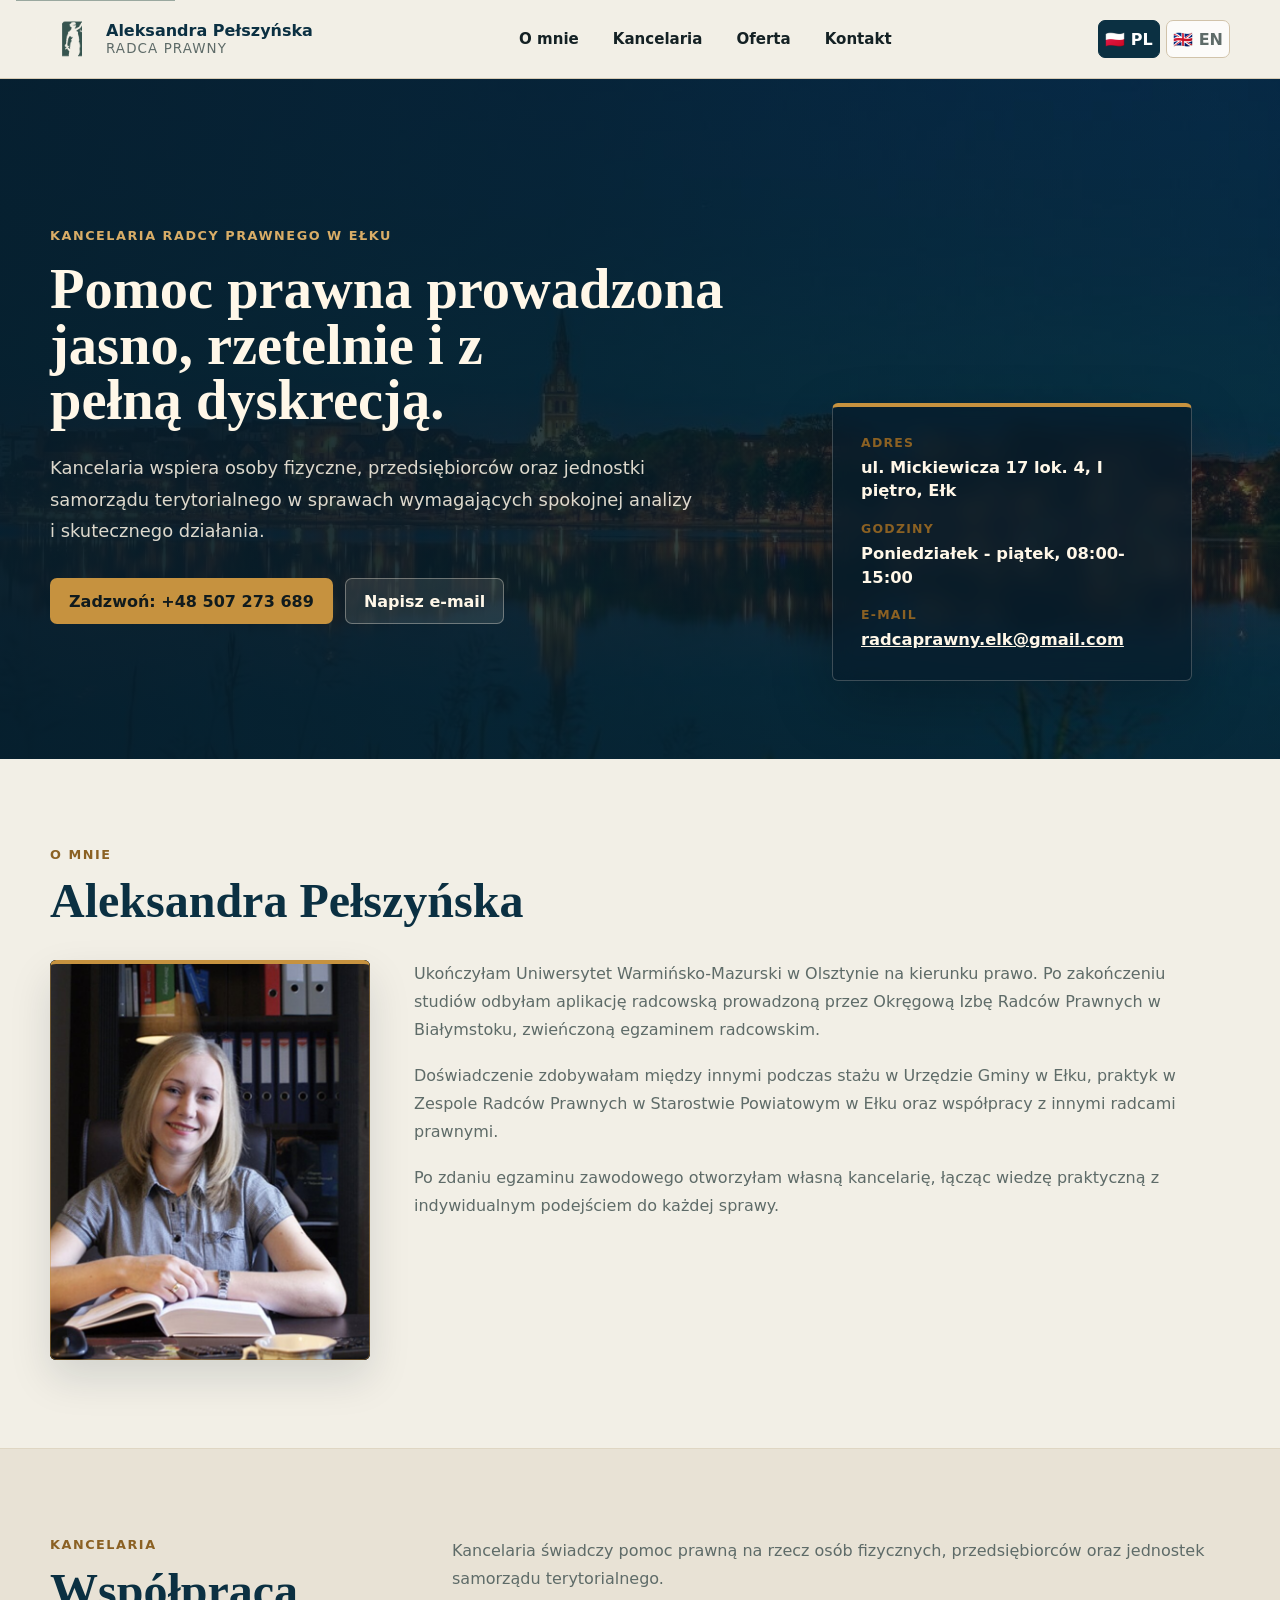
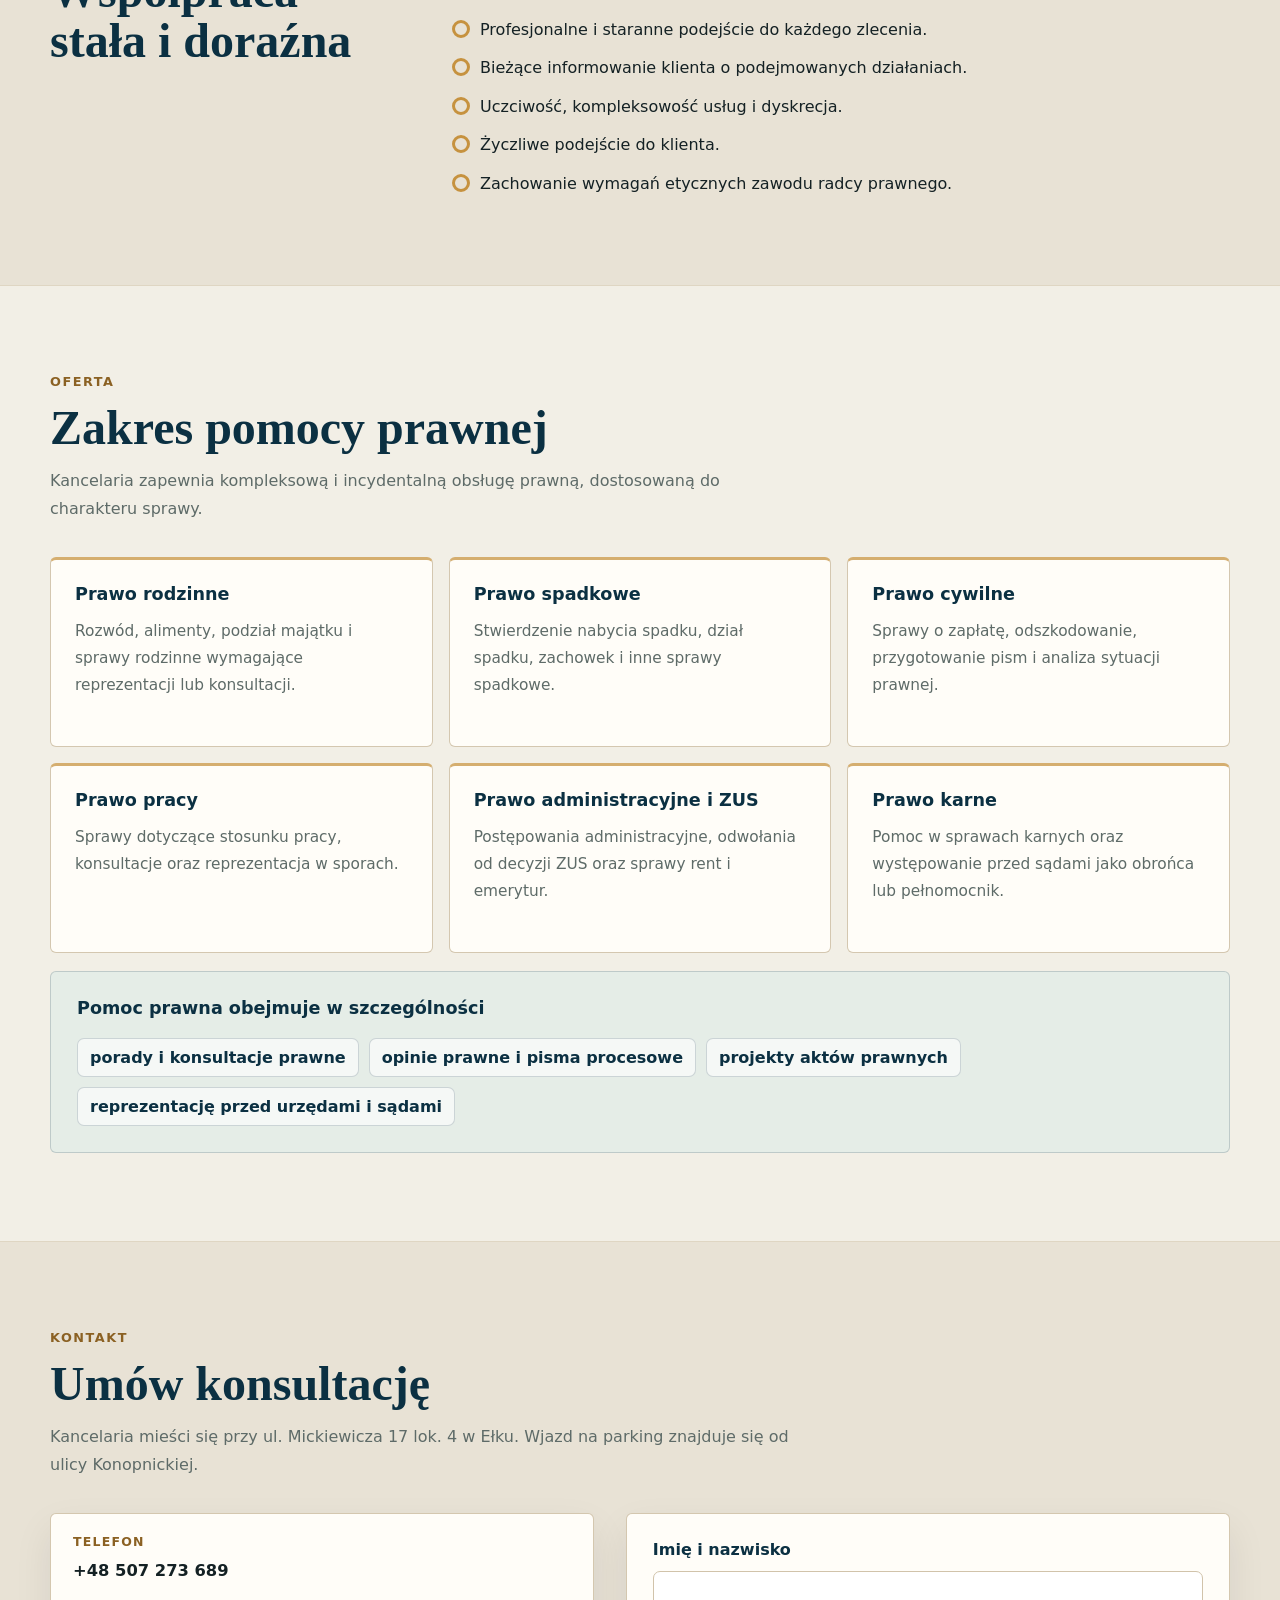
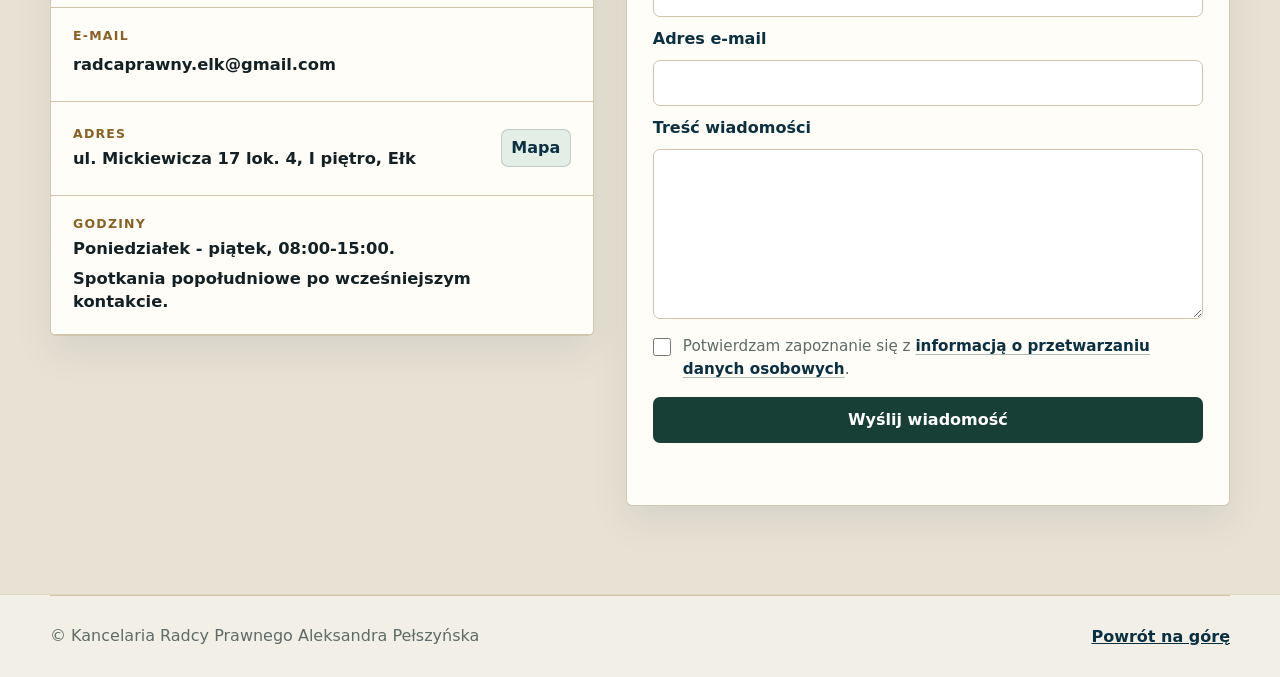
<file: ap/index.html>
<!doctype html>
<html lang="pl">
  <head>
    <meta charset="utf-8">
    <meta name="viewport" content="width=device-width, initial-scale=1">
    <meta
      name="description"
      content="Kancelaria Radcy Prawnego Aleksandra Pelszynska w Elku. Pomoc prawna dla osob fizycznych, przedsiebiorcow i jednostek samorzadu terytorialnego."
      data-i18n-attr="content:meta.description"
    >
    <title data-i18n="meta.title">Kancelaria Radcy Prawnego Aleksandra Pełszyńska</title>
    <link rel="icon" type="image/png" href="assets/logo-mark.png">
    <link rel="stylesheet" href="styles.css">
    <script src="config.js" defer></script>
    <script src="i18n.js" defer></script>
    <script src="script.js" defer></script>
  </head>
  <body>
    <div id="start" class="page-start" aria-hidden="true"></div>
    <a class="skip-link" href="#main" data-i18n="accessibility.skipLink">Przejdź do treści</a>

    <header class="site-header">
      <nav class="topbar" aria-label="Primary navigation" data-i18n-attr="aria-label:navigation.ariaLabel">
        <a class="brand" href="#start" aria-label="Kancelaria Radcy Prawnego Aleksandra Pełszyńska" data-i18n-attr="aria-label:brand.ariaLabel">
          <img src="assets/logo-mark.png" alt="" aria-hidden="true">
          <span class="brand-text">
            <span data-i18n="brand.name">Aleksandra Pełszyńska</span>
            <span data-i18n="brand.role">radca prawny</span>
          </span>
        </a>

        <div class="nav-links" aria-label="Sekcje strony" data-i18n-attr="aria-label:navigation.sectionsLabel">
          <a href="#about" data-i18n="navigation.about">O mnie</a>
          <a href="#office" data-i18n="navigation.office">Kancelaria</a>
          <a href="#services" data-i18n="navigation.services">Oferta</a>
          <a href="#contact" data-i18n="navigation.contact">Kontakt</a>
        </div>

        <div class="language-switcher" aria-label="Language" data-i18n-attr="aria-label:language.ariaLabel">
          <button type="button" class="lang-button" data-lang="pl" aria-pressed="true">
            <span aria-hidden="true">🇵🇱</span>
            <span>PL</span>
          </button>
          <button type="button" class="lang-button" data-lang="en" aria-pressed="false">
            <span aria-hidden="true">🇬🇧</span>
            <span>EN</span>
          </button>
        </div>
      </nav>
    </header>

    <main id="main">
      <section class="hero" aria-labelledby="hero-title">
        <img class="hero-image" src="assets/elk-lake.jpg" alt="" aria-hidden="true">
        <div class="hero-inner section-band">
          <div class="hero-content">
            <p class="eyebrow" data-i18n="hero.eyebrow">Kancelaria Radcy Prawnego w Ełku</p>
            <h1 id="hero-title" data-i18n="hero.title">Pomoc prawna prowadzona jasno, rzetelnie i z pełną dyskrecją.</h1>
            <p class="hero-lead" data-i18n="hero.lead">
              Kancelaria wspiera osoby fizyczne, przedsiębiorców oraz jednostki samorządu terytorialnego w sprawach wymagających spokojnej analizy i skutecznego działania.
            </p>
            <div class="hero-actions" aria-label="Szybki kontakt" data-i18n-attr="aria-label:hero.actionsLabel">
              <a class="button button-primary" href="tel:+48507273689" data-i18n="hero.callAction">Zadzwoń: +48 507 273 689</a>
              <a class="button button-secondary" href="mailto:radcaprawny.elk@gmail.com" data-i18n="hero.emailAction">Napisz e-mail</a>
            </div>
          </div>

          <aside class="hero-facts" aria-label="Informacje kontaktowe" data-i18n-attr="aria-label:hero.panelLabel">
            <div>
              <span data-i18n="contact.labels.address">Adres</span>
              <strong data-i18n="contact.address">ul. Mickiewicza 17 lok. 4, I piętro, Ełk</strong>
            </div>
            <div>
              <span data-i18n="contact.labels.hours">Godziny</span>
              <strong data-i18n="contact.hoursShort">Poniedziałek - piątek, 08:00-15:00</strong>
            </div>
            <div>
              <span data-i18n="contact.labels.email">E-mail</span>
              <strong><a href="mailto:radcaprawny.elk@gmail.com">radcaprawny.elk@gmail.com</a></strong>
            </div>
          </aside>
        </div>
      </section>

      <section class="section about-section" id="about" aria-labelledby="about-title">
        <div class="section-heading">
          <p class="eyebrow" data-i18n="about.eyebrow">O mnie</p>
          <h2 id="about-title" data-i18n="about.title">Aleksandra Pełszyńska</h2>
        </div>

        <div class="about-layout">
          <figure class="about-photo">
            <img src="assets/ap.jpg" alt="Aleksandra Pełszyńska" data-i18n-attr="alt:about.photoAlt">
          </figure>

          <div class="content-stack">
            <p data-i18n="about.p1">
              Ukończyłam Uniwersytet Warmińsko-Mazurski w Olsztynie na kierunku prawo. Po zakończeniu studiów odbyłam aplikację radcowską prowadzoną przez Okręgową Izbę Radców Prawnych w Białymstoku, zwieńczoną egzaminem radcowskim.
            </p>
            <p data-i18n="about.p2">
              Doświadczenie zdobywałam między innymi podczas stażu w Urzędzie Gminy w Ełku, praktyk w Zespole Radców Prawnych w Starostwie Powiatowym w Ełku oraz współpracy z innymi radcami prawnymi.
            </p>
            <p data-i18n="about.p3">
              Po zdaniu egzaminu zawodowego otworzyłam własną kancelarię, łącząc wiedzę praktyczną z indywidualnym podejściem do każdej sprawy.
            </p>
          </div>
        </div>
      </section>

      <section class="section section-grid muted-band" id="office" aria-labelledby="office-title">
        <div class="section-heading">
          <p class="eyebrow" data-i18n="office.eyebrow">Kancelaria</p>
          <h2 id="office-title" data-i18n="office.title">Współpraca stała i doraźna</h2>
        </div>
        <div class="content-stack">
          <p data-i18n="office.intro">
            Kancelaria świadczy pomoc prawną na rzecz osób fizycznych, przedsiębiorców oraz jednostek samorządu terytorialnego.
          </p>
          <ul class="check-list">
            <li data-i18n="office.values.professional">Profesjonalne i staranne podejście do każdego zlecenia.</li>
            <li data-i18n="office.values.communication">Bieżące informowanie klienta o podejmowanych działaniach.</li>
            <li data-i18n="office.values.discretion">Uczciwość, kompleksowość usług i dyskrecja.</li>
            <li data-i18n="office.values.kindness">Życzliwe podejście do klienta.</li>
            <li data-i18n="office.values.ethics">Zachowanie wymagań etycznych zawodu radcy prawnego.</li>
          </ul>
        </div>
      </section>

      <section class="section" id="services" aria-labelledby="services-title">
        <div class="section-heading compact">
          <p class="eyebrow" data-i18n="services.eyebrow">Oferta</p>
          <h2 id="services-title" data-i18n="services.title">Zakres pomocy prawnej</h2>
          <p data-i18n="services.intro">
            Kancelaria zapewnia kompleksową i incydentalną obsługę prawną, dostosowaną do charakteru sprawy.
          </p>
        </div>
        <div class="service-grid">
          <article class="service-card">
            <h3 data-i18n="services.areas.family.title">Prawo rodzinne</h3>
            <p data-i18n="services.areas.family.text">Rozwód, alimenty, podział majątku i sprawy rodzinne wymagające reprezentacji lub konsultacji.</p>
          </article>
          <article class="service-card">
            <h3 data-i18n="services.areas.inheritance.title">Prawo spadkowe</h3>
            <p data-i18n="services.areas.inheritance.text">Stwierdzenie nabycia spadku, dział spadku, zachowek i inne sprawy spadkowe.</p>
          </article>
          <article class="service-card">
            <h3 data-i18n="services.areas.civil.title">Prawo cywilne</h3>
            <p data-i18n="services.areas.civil.text">Sprawy o zapłatę, odszkodowanie, przygotowanie pism i analiza sytuacji prawnej.</p>
          </article>
          <article class="service-card">
            <h3 data-i18n="services.areas.work.title">Prawo pracy</h3>
            <p data-i18n="services.areas.work.text">Sprawy dotyczące stosunku pracy, konsultacje oraz reprezentacja w sporach.</p>
          </article>
          <article class="service-card">
            <h3 data-i18n="services.areas.admin.title">Prawo administracyjne i ZUS</h3>
            <p data-i18n="services.areas.admin.text">Postępowania administracyjne, odwołania od decyzji ZUS oraz sprawy rent i emerytur.</p>
          </article>
          <article class="service-card">
            <h3 data-i18n="services.areas.criminal.title">Prawo karne</h3>
            <p data-i18n="services.areas.criminal.text">Pomoc w sprawach karnych oraz występowanie przed sądami jako obrońca lub pełnomocnik.</p>
          </article>
        </div>
        <div class="service-note">
          <h3 data-i18n="services.helpTitle">Pomoc prawna obejmuje w szczególności</h3>
          <ul class="inline-list">
            <li data-i18n="services.help.consultations">porady i konsultacje prawne</li>
            <li data-i18n="services.help.opinions">opinie prawne i pisma procesowe</li>
            <li data-i18n="services.help.acts">projekty aktów prawnych</li>
            <li data-i18n="services.help.representation">reprezentację przed urzędami i sądami</li>
          </ul>
        </div>
      </section>

      <section class="section contact-section muted-band" id="contact" aria-labelledby="contact-title">
        <div class="section-heading compact">
          <p class="eyebrow" data-i18n="contact.eyebrow">Kontakt</p>
          <h2 id="contact-title" data-i18n="contact.title">Umów konsultację</h2>
          <p data-i18n="contact.intro">Kancelaria mieści się przy ul. Mickiewicza 17 lok. 4 w Ełku. Wjazd na parking znajduje się od ulicy Konopnickiej.</p>
        </div>

        <div class="contact-layout">
          <div class="contact-details">
            <a class="contact-row" href="tel:+48507273689">
              <span data-i18n="contact.labels.phone">Telefon</span>
              <strong data-i18n="contact.phoneDisplay">+48 507 273 689</strong>
            </a>
            <a class="contact-row" href="mailto:radcaprawny.elk@gmail.com">
              <span data-i18n="contact.labels.email">E-mail</span>
              <strong>radcaprawny.elk@gmail.com</strong>
            </a>
            <div class="contact-row contact-row-with-action">
              <div class="contact-row-main">
                <span data-i18n="contact.labels.address">Adres</span>
                <strong data-i18n="contact.address">ul. Mickiewicza 17 lok. 4, I piętro, Ełk</strong>
              </div>
              <a
                class="map-action"
                href="https://maps.app.goo.gl/Usc2yHMgZ64qtL7G6"
                target="_blank"
                rel="noopener"
                aria-label="Otwórz adres w Google Maps"
                data-i18n="map.openButton"
                data-i18n-attr="aria-label:map.openLabel"
              >Mapa</a>
            </div>
            <div class="contact-row">
              <span data-i18n="contact.labels.hours">Godziny</span>
              <strong data-i18n="contact.hoursMain">Poniedziałek - piątek, 08:00-15:00.</strong>
              <strong data-i18n="contact.hoursNote">Spotkania popołudniowe po wcześniejszym kontakcie.</strong>
            </div>
          </div>

          <form class="contact-form" id="contactForm" novalidate>
            <div class="form-config-warning" data-form-config-warning hidden>
              <strong data-i18n="form.configTitle">Formularz wymaga konfiguracji.</strong>
              <p data-i18n="form.configText">Wklej endpoint Formspree w pliku ap/config.js, aby uruchomić wysyłkę wiadomości.</p>
            </div>

            <input type="text" name="website" tabindex="-1" autocomplete="off" class="honeypot" aria-hidden="true">
            <input type="hidden" name="language" value="pl" data-form-language>

            <label class="field-label" for="name" data-i18n="form.nameLabel">Imię i nazwisko</label>
            <input id="name" name="name" type="text" autocomplete="name" maxlength="100" required>

            <label class="field-label" for="email" data-i18n="form.emailLabel">Adres e-mail</label>
            <input id="email" name="email" type="email" autocomplete="email" maxlength="160" required>

            <label class="field-label" for="message" data-i18n="form.messageLabel">Treść wiadomości</label>
            <textarea id="message" name="message" rows="7" maxlength="4000" required></textarea>

            <div class="checkbox-field">
              <input id="privacyAccepted" name="privacyAccepted" type="checkbox" value="yes" required>
              <span class="checkbox-copy">
                <label for="privacyAccepted" data-i18n="form.privacyPrefix">Potwierdzam zapoznanie się z</label>
                <a
                  class="privacy-text-link"
                  href="#privacy-dialog-title"
                  data-privacy-open
                  data-i18n="form.privacyLink"
                  data-i18n-attr="aria-label:form.privacyInfoLabel"
                >informacją o przetwarzaniu danych osobowych</a><span data-i18n="form.privacySuffix">.</span>
              </span>
            </div>

            <button class="button button-primary form-submit" type="submit" data-i18n="form.submit">Wyślij wiadomość</button>
            <p class="form-status" data-form-status role="status" aria-live="polite"></p>
          </form>
        </div>
      </section>

    </main>

    <dialog class="privacy-dialog" data-privacy-dialog aria-labelledby="privacy-dialog-title">
      <div class="dialog-header">
        <h2 id="privacy-dialog-title" data-i18n="privacy.title">Informacja o przetwarzaniu danych osobowych</h2>
        <button class="dialog-close" type="button" data-privacy-close aria-label="Zamknij" data-i18n-attr="aria-label:privacy.close">×</button>
      </div>
      <div class="dialog-content">
        <p data-i18n="privacy.p1">
          Administratorem danych osobowych przekazanych przez formularz kontaktowy jest Kancelaria Radcy Prawnego Aleksandra Pełszyńska, ul. Mickiewicza 17 lok. 4, 19-300 Ełk.
        </p>
        <p data-i18n="privacy.p2">
          Dane są przetwarzane w celu udzielenia odpowiedzi na wiadomość i prowadzenia korespondencji. Podstawą przetwarzania jest prawnie uzasadniony interes administratora albo działania poprzedzające zawarcie umowy, jeżeli kontakt dotyczy zlecenia pomocy prawnej.
        </p>
        <p data-i18n="privacy.p3">
          Odbiorcą danych może być Formspree, dostawca obsługi formularza kontaktowego. Dane będą przechowywane przez okres niezbędny do obsługi zapytania, a następnie przez okres wymagany przepisami prawa lub uzasadniony ochroną roszczeń.
        </p>
        <p data-i18n="privacy.p4">
          Osobie, której dane dotyczą, przysługuje prawo dostępu do danych, sprostowania, usunięcia, ograniczenia przetwarzania, sprzeciwu oraz wniesienia skargi do Prezesa UODO. Podanie danych jest dobrowolne, ale niezbędne do otrzymania odpowiedzi.
        </p>
        <p class="privacy-note" data-i18n="privacy.note">
          Treść klauzuli powinna zostać ostatecznie zatwierdzona przez właścicielkę kancelarii przed publikacją.
        </p>
      </div>
    </dialog>

    <footer class="site-footer">
      <p data-i18n="footer.copy">© Kancelaria Radcy Prawnego Aleksandra Pełszyńska</p>
      <a href="#start" data-i18n="footer.backToTop">Powrót na górę</a>
    </footer>
  </body>
</html>
</file>
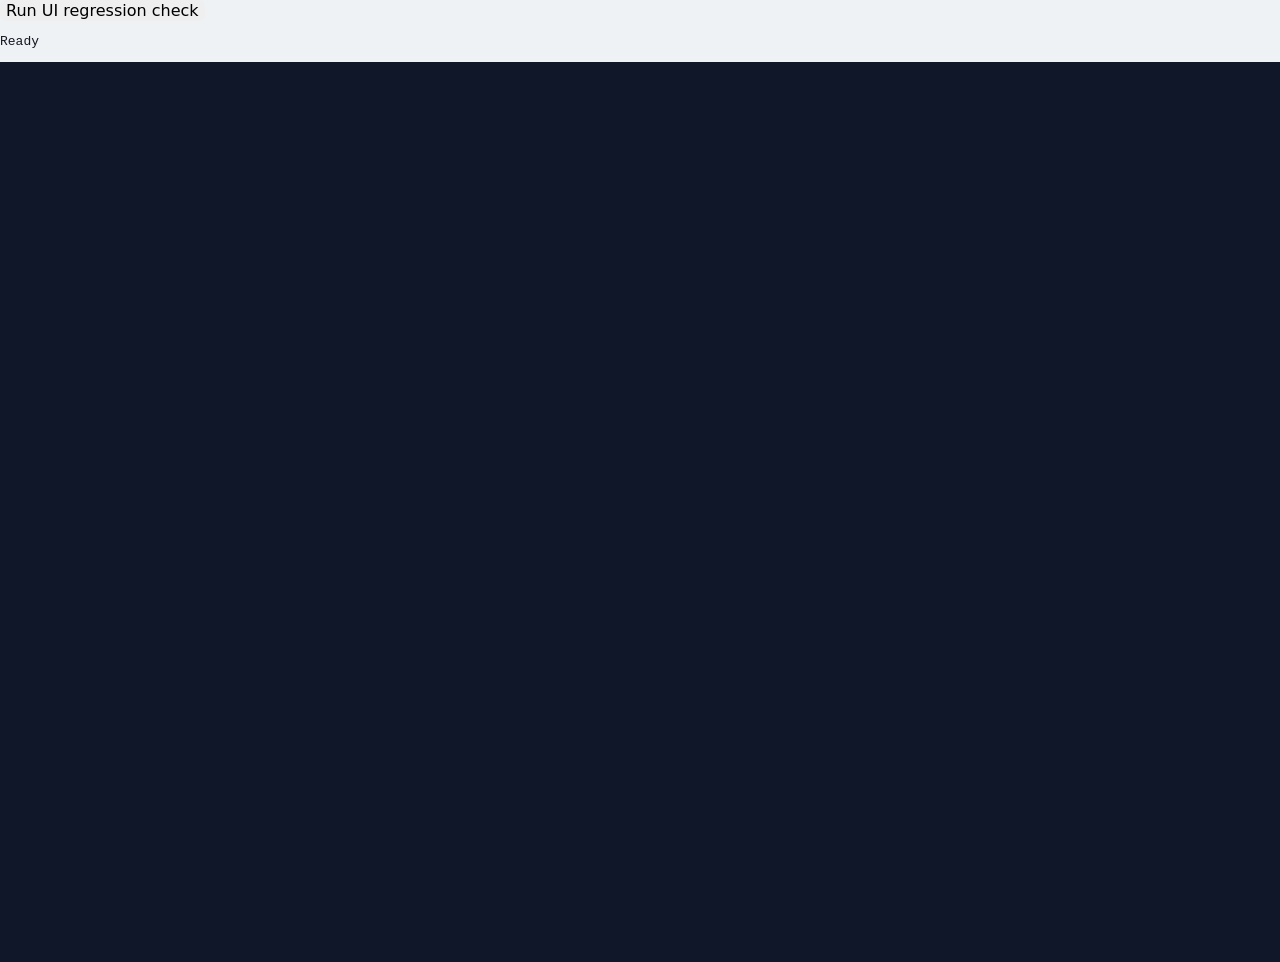
<file: tests/bomberman-ui-check.html>
<!doctype html>
<html lang="en">
<head>
  <meta charset="utf-8">
  <title>Bomberman UI regression check</title>
  <link rel="stylesheet" href="/style.css">
  <link rel="stylesheet" href="/pages/bomberman.css?v=7">
  <script src="/assets/bomberman/engine.js?v=3"></script>
  <script src="/assets/bomberman/manifest.js?v=2"></script>
  <script src="/pages/bomberman.js?v=7"></script>
</head>
<body>
  <button id="run">Run UI regression check</button>
  <pre id="result">Ready</pre>
  <main class="page-viewport" data-page-id="bomberman" tabindex="-1"><div id="host"></div></main>
  <script>
    document.querySelector('#run').addEventListener('click', () => {
      const game = window.gagunBomberman;
      const host = document.querySelector('#host');
      let state;
      let callback;
      let now = 1000;
      let checks = 0;
      const failures = [];
      const createRound = game.createRound;
      game.createRound = ids => createRound(ids, { random: () => 0.99 });
      game.createRenderer = () => ({ resize() {}, draw(current) { state = current; } });
      game.createAudio = () => ({ play() {}, unlock() {}, setVolume() {}, dispose() {} });
      window.requestAnimationFrame = fn => { callback = fn; return 1; };
      window.cancelAnimationFrame = () => {};
      const click = selector => host.querySelector(selector).click();
      const tick = (ms = 20) => { now += ms; callback(now); };
      const check = (condition, label) => { checks++; if (!condition) failures.push(label); };
      const checkStats = label => {
        for (const player of state.players) {
          const stats = host.querySelector(`[data-player="${player.id}"] [data-player-stats]`);
          const actual = Array.from(stats.children, span => Number(span.textContent));
          const expected = [player.capacity, player.range, player.speed, ...(player.shield ? [1] : [])];
          check(!stats.hidden && JSON.stringify(actual) === JSON.stringify(expected), `${label}, P${player.id + 1}: panel [${actual}] != engine [${expected}]`);
        }
      };
      const checkReset = label => {
        checkStats(label);
        for (const player of state.players) {
          const actual = [player.capacity, player.range, player.speed, player.shield, player.alive];
          check(JSON.stringify(actual) === JSON.stringify([2, 2, 0, false, true]), `${label}, P${player.id + 1}: starting values [${actual}] != [2,2,0,false,true]`);
        }
        check(state.elapsed === 0 && state.phase === 'running', `${label}: new round has not started`);
        check(state.bombs.length === 0 && state.flames.size === 0 && state.items.size === 0, `${label}: objects carried over from previous round`);
        check(host.querySelector('[data-clock]').textContent === '02:30', `${label}: clock was not reset`);
      };
      for (const ids of [[0, 1], [1, 2, 3], [0, 1, 2, 3]]) {
        const cleanup = window.gagunPageModules[0].render(host, { t: key => key });
        const scenario = `${ids.length} players`;
        for (const id of ids) click(`[data-join="${id}"]`);
        click('[data-action="start"]');
        checkReset(`${scenario}, initial round`);
        tick();
        tick(160);
        for (let round = 1; round <= 4; round++) {
          const label = `${scenario}, round ${round}`;
          checkStats(`${label} start`);
          for (const type of ['bomb', 'flame', 'speed', 'shield']) {
            for (const player of state.players) {
              state.items.set(`${player.x},${player.y}`, { x: player.x, y: player.y, type, availableAt: 0 });
            }
            tick();
            checkStats(`${label}, immediately after ${type} pickup`);
            tick(160);
            checkStats(`${label}, after UI interval`);
          }
          for (const player of state.players) {
            state.flames.set(`${player.x},${player.y}`, { x: player.x, y: player.y, expiresAt: state.elapsed + 1 });
          }
          tick();
          checkStats(`${label}, immediately after shield consumption`);
          state.flames.clear();
          for (const player of state.players.slice(1)) player.alive = false;
          tick();
          check(host.querySelector('.bm-page').dataset.phase === 'result', `${label} result`);
          click('[data-action="next"]');
          checkReset(`${label}: reset before first frame`);
          const winnerScore = Number(host.querySelector(`[data-player="${ids[0]}"] [data-score]`).textContent);
          check(winnerScore === round % 3, `${label}: next round or new match score is incorrect`);
          tick(160);
        }
        cleanup();
      }
      document.querySelector('#result').textContent = `${failures.length ? 'FAIL' : 'PASS'}: ${checks - failures.length}/${checks} checks\n${failures.join('\n')}`;
      document.querySelector('#run').disabled = true;
    });
  </script>
</body>
</html>
</file>
<file: ap/styles.css>
:root {
  color-scheme: light;
  --bg: #f2efe6;
  --paper: #fffdf8;
  --paper-warm: #e8e2d5;
  --ink: #142124;
  --muted: #5e6b68;
  --line: #d1c3aa;
  --green: #173f36;
  --green-soft: #e5ede7;
  --burgundy: #7f2b37;
  --gold: #c6923f;
  --brass-dark: #8b6123;
  --navy: #0b3042;
  --navy-deep: #061d2b;
  --shadow: 0 20px 54px rgba(6, 29, 43, 0.14);
  --radius: 6px;
  font-family:
    Inter, ui-sans-serif, system-ui, -apple-system, BlinkMacSystemFont, "Segoe UI",
    sans-serif;
}

* {
  box-sizing: border-box;
}

html {
  scroll-behavior: smooth;
}

body {
  margin: 0;
  background: var(--bg);
  color: var(--ink);
}

body,
button,
input,
textarea {
  font: inherit;
}

button,
input,
textarea {
  border-radius: 7px;
}

button {
  cursor: pointer;
}

a {
  color: inherit;
}

img {
  display: block;
  max-width: 100%;
}

[hidden] {
  display: none !important;
}

h1,
h2,
h3,
p {
  margin: 0;
}

p {
  color: var(--muted);
  line-height: 1.75;
}

:focus-visible {
  outline: 3px solid rgba(176, 138, 66, 0.36);
  outline-offset: 3px;
}

.page-start {
  height: 0;
}

.skip-link {
  position: fixed;
  z-index: 100;
  top: 16px;
  left: 16px;
  transform: translateY(-140%);
  padding: 10px 14px;
  background: var(--green);
  color: #ffffff;
  text-decoration: none;
}

.skip-link:focus {
  transform: translateY(0);
}

.site-header {
  position: sticky;
  z-index: 20;
  top: 0;
  border-bottom: 1px solid rgba(209, 195, 170, 0.82);
  background: rgba(242, 239, 230, 0.92);
  backdrop-filter: blur(18px);
}

.topbar {
  width: min(1180px, calc(100% - 32px));
  min-height: 78px;
  margin: 0 auto;
  display: grid;
  grid-template-columns: auto 1fr auto;
  align-items: center;
  gap: 24px;
}

.brand {
  display: flex;
  align-items: center;
  min-width: 0;
  gap: 12px;
  text-decoration: none;
}

.brand img {
  width: 44px;
  height: 44px;
  object-fit: contain;
  opacity: 0.86;
  filter: brightness(0) saturate(100%) invert(19%) sepia(21%) saturate(1096%) hue-rotate(122deg) brightness(86%) contrast(91%);
}

.brand-text {
  display: grid;
  min-width: 0;
  gap: 2px;
}

.brand-text span:first-child {
  color: var(--navy);
  font-weight: 800;
  line-height: 1.1;
}

.brand-text span:last-child {
  color: var(--muted);
  font-size: 0.84rem;
  text-transform: uppercase;
  letter-spacing: 0.08em;
}

.nav-links {
  display: flex;
  justify-content: center;
  gap: 8px;
}

.nav-links a,
.lang-button {
  border: 1px solid transparent;
  border-radius: 7px;
  color: var(--ink);
  text-decoration: none;
  transition:
    background 160ms ease,
    border-color 160ms ease,
    color 160ms ease;
}

.nav-links a {
  padding: 10px 12px;
  font-size: 0.94rem;
  font-weight: 700;
}

.nav-links a:hover,
.lang-button:hover {
  background: var(--green-soft);
  color: var(--navy);
}

.language-switcher {
  display: flex;
  gap: 6px;
  justify-content: end;
}

.lang-button {
  min-width: 58px;
  height: 38px;
  display: inline-flex;
  align-items: center;
  justify-content: center;
  gap: 6px;
  border-color: var(--line);
  background: rgba(255, 255, 255, 0.72);
  color: var(--muted);
  font-weight: 800;
}

.lang-button[aria-pressed="true"] {
  border-color: var(--navy);
  background: var(--navy);
  color: #ffffff;
}

.section-band,
.section {
  width: min(1180px, calc(100% - 32px));
  margin: 0 auto;
}

.hero {
  position: relative;
  min-height: 680px;
  overflow: hidden;
  background: var(--navy-deep);
  color: #ffffff;
}

.hero::after {
  content: "";
  position: absolute;
  inset: 0;
  background:
    linear-gradient(90deg, rgba(6, 29, 43, 0.9) 0%, rgba(6, 29, 43, 0.76) 44%, rgba(6, 29, 43, 0.42) 100%),
    linear-gradient(180deg, rgba(6, 29, 43, 0.16) 0%, rgba(6, 29, 43, 0.52) 100%);
}

.hero-image {
  position: absolute;
  inset: 0;
  width: 100%;
  height: 100%;
  max-width: none;
  object-fit: cover;
  object-position: center;
}

.hero-inner {
  position: relative;
  z-index: 1;
  min-height: 680px;
  display: grid;
  grid-template-columns: minmax(0, 730px) minmax(300px, 360px);
  align-items: end;
  gap: 52px;
  padding: 92px 0 78px;
}

.hero-content {
  min-width: 0;
  max-width: 760px;
  align-self: center;
}

.eyebrow {
  color: var(--brass-dark);
  font-size: 0.8rem;
  font-weight: 900;
  letter-spacing: 0.12em;
  line-height: 1.3;
  text-transform: uppercase;
}

.hero h1 {
  max-width: 780px;
  margin-top: 18px;
  color: #fff7e8;
  font-family: Georgia, "Times New Roman", serif;
  font-size: 3.53rem;
  font-weight: 700;
  letter-spacing: 0;
  line-height: 0.98;
  text-wrap: balance;
}

.hero .eyebrow {
  color: #d9ad67;
}

.hero-lead {
  max-width: 650px;
  margin-top: 24px;
  color: rgba(255, 247, 232, 0.86);
  font-size: 1.12rem;
}

.hero-actions {
  display: flex;
  flex-wrap: wrap;
  gap: 12px;
  margin-top: 32px;
}

.button {
  min-height: 46px;
  display: inline-flex;
  align-items: center;
  justify-content: center;
  gap: 8px;
  border: 1px solid transparent;
  border-radius: 7px;
  padding: 12px 18px;
  font-weight: 800;
  line-height: 1.2;
  text-decoration: none;
  transition:
    transform 160ms ease,
    background 160ms ease,
    border-color 160ms ease;
}

.button:hover {
  transform: translateY(-1px);
}

.button-primary {
  background: var(--green);
  color: #ffffff;
}

.button-primary:hover {
  background: var(--navy);
}

.button-secondary {
  border-color: var(--line);
  background: rgba(255, 255, 255, 0.78);
  color: var(--green);
}

.button-secondary:hover {
  border-color: var(--gold);
  background: #ffffff;
}

.hero .button-primary {
  background: var(--gold);
  color: #111b1d;
}

.hero .button-primary:hover {
  background: #d7a451;
}

.hero .button-secondary {
  border-color: rgba(255, 247, 232, 0.34);
  background: rgba(255, 247, 232, 0.1);
  color: #fff7e8;
}

.hero .button-secondary:hover {
  border-color: rgba(255, 247, 232, 0.72);
  background: rgba(255, 247, 232, 0.18);
}

.hero-facts {
  min-width: 0;
  display: grid;
  gap: 18px;
  padding: 28px;
  border: 1px solid rgba(255, 247, 232, 0.22);
  border-top: 4px solid var(--gold);
  border-radius: var(--radius);
  background: rgba(6, 29, 43, 0.72);
  box-shadow: 0 24px 62px rgba(0, 0, 0, 0.22);
  backdrop-filter: blur(10px);
}

.hero-facts div,
.contact-row,
.contact-row-main {
  display: grid;
  gap: 6px;
}

.hero-facts span,
.contact-row span {
  color: var(--brass-dark);
  font-size: 0.78rem;
  font-weight: 900;
  letter-spacing: 0.1em;
  text-transform: uppercase;
}

.hero-facts strong,
.contact-row strong {
  color: var(--ink);
  font-size: 1.02rem;
  line-height: 1.45;
  overflow-wrap: anywhere;
}

.hero-facts strong {
  color: #fff7e8;
}

.section {
  padding: 88px 0;
}

.muted-band {
  width: 100%;
  max-width: none;
  padding-right: max(16px, calc((100% - 1180px) / 2));
  padding-left: max(16px, calc((100% - 1180px) / 2));
  border-top: 1px solid rgba(209, 195, 170, 0.42);
  border-bottom: 1px solid rgba(209, 195, 170, 0.42);
  background: var(--paper-warm);
}

.section-grid {
  display: grid;
  grid-template-columns: 330px minmax(0, 1fr);
  gap: 72px;
}

.section-heading h2 {
  margin-top: 12px;
  color: var(--navy);
  font-family: Georgia, "Times New Roman", serif;
  font-size: 3rem;
  line-height: 1.05;
}

.section-heading,
.content-stack,
.contact-details,
.contact-form,
.service-card {
  min-width: 0;
}

.section-heading.compact {
  max-width: 760px;
  margin-bottom: 34px;
}

.section-heading.compact p:last-child {
  margin-top: 14px;
}

.about-section {
  display: grid;
  gap: 34px;
  align-items: start;
}

.about-layout {
  display: grid;
  grid-template-columns: minmax(240px, 320px) minmax(0, 1fr);
  gap: 44px;
  align-items: start;
  min-width: 0;
}

.about-photo {
  position: relative;
  width: 100%;
  margin: 0;
  border-radius: var(--radius);
  overflow: hidden;
  background: var(--navy);
  box-shadow: 0 18px 42px rgba(6, 29, 43, 0.13);
}

.about-photo::after {
  content: "";
  position: absolute;
  inset: 0;
  border: 1px solid rgba(198, 146, 63, 0.42);
  border-top: 4px solid var(--gold);
  border-radius: inherit;
  pointer-events: none;
}

.about-photo img {
  width: 100%;
  aspect-ratio: 4 / 5;
  object-fit: cover;
  object-position: 50% 36%;
}

.content-stack {
  display: grid;
  gap: 18px;
  max-width: 780px;
}

.check-list {
  display: grid;
  gap: 12px;
  margin: 6px 0 0;
  padding: 0;
  list-style: none;
}

.check-list li {
  position: relative;
  padding-left: 28px;
  color: var(--ink);
  line-height: 1.65;
}

.check-list li::before {
  content: "";
  position: absolute;
  top: 0.75em;
  left: 0;
  width: 12px;
  height: 12px;
  border: 3px solid var(--gold);
  border-radius: 50%;
  transform: translateY(-50%);
}

.service-grid {
  display: grid;
  grid-template-columns: repeat(3, minmax(0, 1fr));
  gap: 16px;
}

.service-card {
  min-height: 190px;
  display: grid;
  align-content: start;
  gap: 12px;
  padding: 24px;
  border: 1px solid rgba(209, 195, 170, 0.92);
  border-top: 3px solid rgba(198, 146, 63, 0.74);
  border-radius: var(--radius);
  background: var(--paper);
}

.service-card h3,
.service-note h3 {
  color: var(--navy);
  font-size: 1.1rem;
  line-height: 1.25;
}

.service-card p {
  font-size: 0.96rem;
}

.service-note {
  margin-top: 18px;
  padding: 26px;
  border: 1px solid rgba(11, 48, 66, 0.18);
  border-radius: var(--radius);
  background: var(--green-soft);
}

.inline-list {
  display: flex;
  flex-wrap: wrap;
  gap: 10px;
  margin: 18px 0 0;
  padding: 0;
  list-style: none;
}

.inline-list li {
  padding: 9px 12px;
  border: 1px solid rgba(11, 48, 66, 0.18);
  border-radius: 7px;
  background: rgba(255, 255, 255, 0.62);
  color: var(--navy);
  font-weight: 700;
}

.contact-layout {
  display: grid;
  grid-template-columns: minmax(0, 0.9fr) minmax(340px, 1fr);
  gap: 32px;
  align-items: start;
}

.contact-details,
.contact-form {
  border: 1px solid rgba(209, 195, 170, 0.92);
  border-radius: var(--radius);
  background: var(--paper);
  box-shadow: 0 16px 38px rgba(6, 29, 43, 0.08);
}

.contact-details {
  display: grid;
  gap: 0;
  overflow: hidden;
}

.contact-row {
  min-height: 94px;
  padding: 20px 22px;
  border-bottom: 1px solid var(--line);
  text-decoration: none;
}

.contact-row-with-action {
  grid-template-columns: minmax(0, 1fr) auto;
  align-items: center;
  gap: 16px;
}

a.contact-row:hover strong {
  color: var(--brass-dark);
}

.map-action {
  min-width: 70px;
  min-height: 38px;
  display: inline-flex;
  align-items: center;
  justify-content: center;
  border: 1px solid rgba(11, 48, 66, 0.18);
  border-radius: 7px;
  background: var(--green-soft);
  color: var(--navy);
  font-weight: 800;
  line-height: 1;
  text-decoration: none;
}

.map-action:hover {
  border-color: var(--gold);
  background: #ffffff;
}

.contact-form {
  display: grid;
  gap: 12px;
  padding: 26px;
}

.form-config-warning {
  display: grid;
  gap: 6px;
  margin-bottom: 6px;
  padding: 14px;
  border: 1px solid rgba(127, 43, 55, 0.24);
  border-radius: 7px;
  background: #fff4f3;
}

.form-config-warning strong {
  color: var(--burgundy);
}

.form-config-warning p {
  font-size: 0.92rem;
}

.field-label {
  color: var(--navy);
  font-weight: 800;
}

.contact-form input,
.contact-form textarea {
  width: 100%;
  border: 1px solid var(--line);
  background: #ffffff;
  color: var(--ink);
}

.contact-form input {
  height: 46px;
  padding: 0 12px;
}

.contact-form textarea {
  min-height: 170px;
  resize: vertical;
  padding: 12px;
}

.checkbox-field {
  display: grid;
  grid-template-columns: 20px minmax(0, 1fr);
  gap: 10px;
  align-items: start;
  margin-top: 4px;
  color: var(--muted);
  font-size: 0.95rem;
  line-height: 1.5;
}

.checkbox-field input {
  width: 18px;
  height: 18px;
  margin: 3px 0 0;
}

.checkbox-copy {
  min-width: 0;
}

.checkbox-copy label {
  cursor: pointer;
}

.privacy-text-link {
  color: var(--navy);
  font-weight: 800;
  text-decoration: underline;
  text-decoration-color: rgba(23, 63, 54, 0.35);
  text-underline-offset: 3px;
}

.privacy-text-link:hover {
  color: var(--burgundy);
  text-decoration-color: currentColor;
}

.dialog-close {
  display: inline-flex;
  align-items: center;
  justify-content: center;
  border: 1px solid var(--line);
  background: #ffffff;
  color: var(--green);
  font-weight: 900;
}

.dialog-close:hover {
  border-color: var(--gold);
  background: var(--green-soft);
}

.form-submit {
  width: 100%;
  margin-top: 4px;
}

.form-submit:disabled,
.contact-form input:disabled,
.contact-form textarea:disabled {
  cursor: not-allowed;
  opacity: 0.62;
}

.form-status {
  min-height: 24px;
  font-weight: 800;
}

.form-status[data-status="success"] {
  color: #1f6b3c;
}

.form-status[data-status="error"] {
  color: var(--burgundy);
}

.honeypot {
  position: absolute;
  left: -9999px;
}

.privacy-note {
  font-size: 0.92rem;
}

.privacy-note {
  margin-top: 18px;
  color: var(--burgundy);
  font-weight: 800;
}

.site-footer {
  width: min(1180px, calc(100% - 32px));
  min-height: 82px;
  margin: 0 auto;
  display: flex;
  align-items: center;
  justify-content: space-between;
  gap: 18px;
  border-top: 1px solid var(--line);
}

.site-footer a {
  color: var(--navy);
  font-weight: 800;
}

.privacy-dialog {
  width: min(720px, calc(100% - 32px));
  max-height: min(760px, calc(100% - 32px));
  padding: 0;
  border: 1px solid rgba(216, 211, 200, 0.9);
  border-radius: var(--radius);
  background: var(--paper);
  box-shadow: 0 28px 70px rgba(24, 33, 31, 0.22);
}

.privacy-dialog::backdrop {
  background: rgba(24, 33, 31, 0.42);
}

.dialog-header {
  position: sticky;
  top: 0;
  display: grid;
  grid-template-columns: minmax(0, 1fr) 40px;
  gap: 16px;
  align-items: center;
  padding: 22px 24px;
  border-bottom: 1px solid var(--line);
  background: var(--paper);
}

.dialog-header h2 {
  color: var(--navy);
  font-size: 1.25rem;
  line-height: 1.2;
}

.dialog-close {
  width: 38px;
  height: 38px;
  border-radius: 7px;
  font-size: 1.35rem;
  line-height: 1;
}

.dialog-content {
  display: grid;
  gap: 16px;
  padding: 24px;
}

.dialog-content p {
  font-size: 0.95rem;
}

@media (max-width: 940px) {
  .topbar {
    grid-template-columns: minmax(0, 1fr) auto;
    gap: 12px;
    padding: 12px 0;
  }

  .nav-links {
    grid-column: 1 / -1;
    justify-content: start;
    overflow-x: auto;
    padding-bottom: 4px;
  }

  .hero,
  .hero-inner {
    min-height: auto;
  }

  .hero-inner {
    grid-template-columns: 1fr;
    gap: 34px;
    padding-top: 72px;
    padding-bottom: 58px;
  }

  .hero h1 {
    font-size: 2.88rem;
  }

  .section-heading h2 {
    font-size: 2.45rem;
  }

  .hero-facts {
    max-width: 520px;
  }

  .section-grid,
  .contact-layout {
    grid-template-columns: 1fr;
    gap: 30px;
  }

  .about-section {
    gap: 28px;
  }

  .about-photo {
    width: min(100%, 320px);
  }

  .service-grid {
    grid-template-columns: repeat(2, minmax(0, 1fr));
  }
}

@media (max-width: 640px) {
  .topbar,
  .section-band,
  .section,
  .site-footer {
    width: min(100% - 24px, 1180px);
  }

  .brand img {
    width: 42px;
    height: 42px;
  }

  .brand-text span:first-child {
    font-size: 0.95rem;
  }

  .brand-text span:last-child {
    font-size: 0.72rem;
  }

  .language-switcher {
    gap: 4px;
  }

  .lang-button {
    min-width: 50px;
    height: 36px;
  }

  .nav-links a {
    padding: 9px 10px;
    white-space: nowrap;
  }

  .hero-inner {
    gap: 28px;
    padding: 54px 0 58px;
  }

  .hero h1 {
    font-size: 1.9rem;
    line-height: 1.02;
  }

  .section-heading h2 {
    font-size: 2.05rem;
  }

  .about-photo {
    max-width: 360px;
  }

  .about-layout {
    grid-template-columns: 1fr;
    gap: 24px;
  }

  .hero-actions,
  .button {
    width: 100%;
  }

  .hero-facts,
  .service-card,
  .service-note,
  .contact-form {
    padding: 20px;
  }

  .section,
  .muted-band {
    padding-top: 62px;
    padding-bottom: 62px;
  }

  .service-grid {
    grid-template-columns: 1fr;
  }

  .contact-layout {
    gap: 18px;
  }

  .contact-row-with-action {
    grid-template-columns: 1fr;
    justify-items: start;
  }

  .site-footer {
    min-height: 108px;
    align-items: flex-start;
    flex-direction: column;
    justify-content: center;
  }
}

@media (max-width: 420px) {
  .topbar {
    grid-template-columns: 1fr;
  }

  .language-switcher,
  .nav-links {
    justify-content: start;
  }

  .nav-links {
    flex-wrap: wrap;
    overflow-x: visible;
  }

  .hero h1 {
    font-size: 1.76rem;
  }
}
</file>
<file: style.css>
:root {
  color-scheme: light;
  --bg: #eef2f5;
  --math-mask: url("assets/bg-math-transparent.png");
  --page-background: #eef6f8;
  --page-background-soft: #f8fbff;
  --page-math-color: rgba(26, 62, 95, 0.21);
  --page-math-opacity: 0.9;
  --page-math-pattern-opacity: 0.14;
  --side-nav-background: #d6e8fc;
  --side-nav-background-soft: #f0f8ff;
  --side-nav-math-color: rgba(10, 50, 108, 0.32);
  --side-nav-math-opacity: 0.95;
  --side-nav-math-pattern-opacity: 0.2;
  --panel: #ffffff;
  --panel-soft: #f6f8fb;
  --ink: #141821;
  --muted: #647084;
  --line: #d9e0e8;
  --line-strong: #a9b5c4;
  --accent: #0f6bff;
  --accent-dark: #074ec2;
  --danger: #c93636;
  --shadow: 0 18px 50px rgba(30, 41, 59, 0.14);
  --radius: 8px;
  font-family:
    Inter, ui-sans-serif, system-ui, -apple-system, BlinkMacSystemFont, "Segoe UI",
    sans-serif;
}

* {
  box-sizing: border-box;
}

html,
body {
  height: 100%;
}

body {
  margin: 0;
  background: var(--bg);
  color: var(--ink);
}

body.is-navigation-open {
  overflow: hidden;
}

button,
input,
select,
textarea {
  font: inherit;
}

button {
  border: 0;
  border-radius: 7px;
  cursor: pointer;
}

button:focus-visible,
input:focus-visible,
select:focus-visible,
textarea:focus-visible,
a:focus-visible,
.page-viewport:focus-visible {
  outline: 3px solid rgba(15, 107, 255, 0.28);
  outline-offset: 2px;
}

h1,
h2,
p {
  margin: 0;
}

h1 {
  font-size: clamp(1.65rem, 1.35rem + 1vw, 2.25rem);
  line-height: 1.05;
}

h2 {
  font-size: 0.95rem;
  line-height: 1.2;
}

[hidden] {
  display: none !important;
}

.site-shell {
  min-height: 100vh;
}

.menu-toggle {
  position: fixed;
  z-index: 30;
  top: 30px;
  left: 30px;
  display: inline-flex;
  align-items: center;
  justify-content: center;
  flex-direction: column;
  gap: 5px;
  width: 46px;
  height: 46px;
  border: 1px solid rgba(217, 224, 232, 0.95);
  background: rgba(255, 255, 255, 0.92);
  box-shadow:
    0 3px 8px rgba(15, 23, 42, 0.26),
    0 1px 2px rgba(15, 23, 42, 0.18);
  backdrop-filter: blur(12px);
}

.menu-toggle span {
  display: block;
  width: 28px;
  height: 5px;
  border-radius: 999px;
  background: #050505;
}

.menu-toggle:hover {
  background: #eef4ff;
}

.nav-scrim {
  position: fixed;
  z-index: 35;
  inset: 0;
  background: rgba(15, 23, 42, 0.32);
}

.side-nav {
  position: fixed;
  z-index: 40;
  top: 0;
  bottom: 0;
  left: 0;
  width: min(272px, calc(100vw - 32px));
  display: flex;
  flex-direction: column;
  gap: 20px;
  padding: 22px;
  border-right: 1px solid rgba(217, 224, 232, 0.95);
  background:
    linear-gradient(160deg, var(--side-nav-background-soft), var(--side-nav-background));
  box-shadow: 16px 0 50px rgba(15, 23, 42, 0.18);
  isolation: isolate;
  overflow: hidden;
  transform: translateX(-105%);
  transition: transform 180ms ease;
}

.side-nav::before {
  content: "";
  position: absolute;
  z-index: 0;
  inset: -36px;
  background-image: var(--math-mask);
  background-repeat: repeat;
  background-size: 480px 320px;
  opacity: var(--side-nav-math-pattern-opacity);
  pointer-events: none;
  transform: rotate(-1.5deg) scale(1.06);
  filter: brightness(0) saturate(100%) invert(20%) sepia(35%) saturate(1180%)
    hue-rotate(178deg) brightness(92%) contrast(92%);
}

.side-nav > * {
  position: relative;
  z-index: 1;
}

.is-navigation-open .side-nav {
  transform: translateX(0);
}

.side-nav-header {
  display: flex;
  align-items: center;
  justify-content: space-between;
  gap: 16px;
}

.side-brand {
  display: flex;
  align-items: center;
  min-width: 0;
  gap: 12px;
}

.brand-mark {
  width: 54px;
  height: 54px;
  flex: 0 0 auto;
  border-radius: 7px;
  filter:
    drop-shadow(0 0 1px rgba(5, 14, 32, 0.9))
    drop-shadow(0 3px 7px rgba(15, 23, 42, 0.42));
  object-fit: cover;
}

.side-brand-text {
  min-width: 0;
}

.side-nav-header h1 {
  font-size: 1.7rem;
}

.nav-close {
  width: 38px;
  height: 38px;
  background: rgba(255, 255, 255, 0.7);
  color: #263244;
  font-size: 1.5rem;
  line-height: 1;
  box-shadow: 0 1px 2px rgba(15, 23, 42, 0.08);
}

.nav-close:hover {
  background: #eef4ff;
}

.page-list {
  display: grid;
  flex: 1 1 auto;
  min-height: 0;
  align-content: start;
  gap: 16px;
  overflow-y: auto;
}

.side-nav-footer {
  position: relative;
  display: grid;
  flex: 0 0 154px;
  align-self: stretch;
  align-items: end;
  justify-items: center;
  min-height: 154px;
  margin: 0 -22px -22px;
  overflow: hidden;
  padding: 0 22px 14px;
}

.side-nav-footer::before {
  content: "";
  position: absolute;
  z-index: 0;
  inset: 0;
  background-image: url("assets/boys-background.png");
  background-position: bottom center;
  background-repeat: no-repeat;
  background-size: 100% auto;
  opacity: 0.82;
  pointer-events: none;
}

.side-nav-links {
  position: relative;
  z-index: 1;
  display: flex;
  justify-content: center;
  gap: 18px;
}

.side-nav-links a {
  color: #33445c;
  font-size: 0.9rem;
  font-weight: 760;
  text-decoration: none;
}

.side-nav-links a:hover {
  color: #124b91;
}

.nav-section {
  display: grid;
  gap: 5px;
}

.nav-section-toggle {
  display: flex;
  align-items: center;
  justify-content: space-between;
  gap: 12px;
  min-height: 34px;
  width: 100%;
  padding: 0 2px 5px;
  border-bottom: 1px solid rgba(75, 105, 150, 0.16);
  border-radius: 0;
  background: transparent;
  color: #33445c;
  font-size: 1.02rem;
  font-weight: 820;
  letter-spacing: 0;
  text-align: left;
}

.nav-section-toggle:hover {
  color: #162235;
}

.nav-section-chevron {
  position: relative;
  width: 11px;
  height: 11px;
  flex: 0 0 auto;
  color: rgba(51, 68, 92, 0.58);
}

.nav-section-chevron::before,
.nav-section-chevron::after {
  content: "";
  position: absolute;
  top: 5px;
  left: 1px;
  width: 9px;
  height: 1px;
  background: currentColor;
}

.nav-section-chevron::after {
  transform: rotate(90deg);
  transition: opacity 140ms ease;
}

.nav-section:not(.is-collapsed) .nav-section-chevron::after {
  opacity: 0;
}

.nav-section.is-collapsed .nav-section-chevron {
  color: rgba(51, 68, 92, 0.44);
}

.nav-section-pages {
  display: grid;
  gap: 2px;
}

.page-link {
  display: flex;
  align-items: center;
  justify-content: space-between;
  gap: 8px;
  min-height: 32px;
  padding: 0 2px 0 12px;
  border-left: 2px solid transparent;
  color: #47556b;
  font-size: 0.9rem;
  font-weight: 690;
  text-decoration: none;
}

.page-link-label {
  min-width: 0;
  overflow: hidden;
  text-overflow: ellipsis;
  white-space: nowrap;
}

.page-link-badge {
  flex: 0 0 auto;
  padding: 2px 6px;
  border: 1px solid rgba(100, 116, 139, 0.28);
  border-radius: 6px;
  background: rgba(255, 255, 255, 0.58);
  color: #647084;
  font-size: 0.64rem;
  font-weight: 780;
  line-height: 1.15;
  text-transform: uppercase;
}

.page-link:hover {
  color: #172235;
}

.page-link.is-active {
  border-left-color: rgba(15, 107, 255, 0.46);
  color: #124b91;
  font-weight: 760;
}

.page-link.is-desktop-only.is-unavailable {
  color: #8290a3;
}

.page-link.is-desktop-only.is-unavailable:hover {
  color: #5f6d80;
}

.page-link.is-active.is-desktop-only.is-unavailable {
  border-left-color: rgba(100, 116, 139, 0.38);
  color: #647084;
}

.page-link.is-desktop-only.is-unavailable .page-link-badge {
  border-color: rgba(100, 116, 139, 0.22);
  background: rgba(241, 245, 249, 0.68);
  color: #7a8798;
}

.page-viewport {
  position: relative;
  isolation: isolate;
  overflow: hidden;
  min-height: 100vh;
  padding: 20px;
  background:
    linear-gradient(145deg, var(--page-background), var(--page-background-soft));
}

.page-viewport::before {
  content: "";
  position: absolute;
  z-index: 0;
  inset: -70px;
  background-image: var(--math-mask);
  background-repeat: repeat;
  background-size: 720px 480px;
  opacity: var(--page-math-pattern-opacity);
  pointer-events: none;
  transform: rotate(-1deg) scale(1.03);
  filter: brightness(0) saturate(100%) invert(20%) sepia(35%) saturate(1180%)
    hue-rotate(178deg) brightness(92%) contrast(92%);
}

.page-host {
  position: relative;
  z-index: 1;
  min-height: calc(100vh - 40px);
}

.empty-page {
  display: grid;
  min-height: calc(100vh - 40px);
  place-content: center;
  gap: 10px;
  color: var(--muted);
  text-align: center;
}

.empty-page h1 {
  color: var(--ink);
}

.desktop-only-page {
  display: grid;
  min-height: calc(100vh - 40px);
  place-items: center;
  padding: 24px;
}

.desktop-only-panel {
  display: grid;
  width: min(100%, 520px);
  gap: 12px;
  padding: 24px;
  border: 1px solid rgba(169, 181, 196, 0.62);
  border-radius: var(--radius);
  background: rgba(255, 255, 255, 0.88);
  box-shadow: var(--shadow);
  color: var(--muted);
  text-align: left;
  backdrop-filter: blur(14px);
}

.desktop-only-panel h1 {
  color: var(--ink);
}

.desktop-only-panel p {
  max-width: 42rem;
  line-height: 1.55;
}

.plotter-page {
  display: grid;
  grid-template-columns: minmax(0, 1fr) 390px;
  gap: 20px;
  height: calc(100vh - 40px);
  height: calc(100dvh - 40px);
  min-height: 0;
}

.plot-area {
  position: relative;
  height: 100%;
  min-height: 0;
  overflow: hidden;
  border: 1px solid rgba(169, 181, 196, 0.7);
  border-radius: var(--radius);
  background: #fbfcfe;
  box-shadow: var(--shadow);
}

#plotCanvas {
  display: block;
  width: 100%;
  height: 100%;
  min-height: 0;
  cursor: grab;
  touch-action: none;
}

#plotCanvas.is-dragging {
  cursor: grabbing;
}

.plotter-3d-viewport {
  width: 100%;
  height: 100%;
  min-height: 0;
  cursor: grab;
  touch-action: none;
}

.plotter-3d-viewport.is-dragging {
  cursor: grabbing;
}

.plotter-3d-canvas {
  display: block;
  width: 100%;
  height: 100%;
  min-height: 0;
}

.plot-toolbar {
  position: absolute;
  z-index: 2;
  top: 16px;
  right: 16px;
  display: flex;
  gap: 8px;
  padding: 6px;
  border: 1px solid rgba(217, 224, 232, 0.9);
  border-radius: var(--radius);
  background: rgba(255, 255, 255, 0.86);
  box-shadow: 0 10px 30px rgba(31, 41, 55, 0.14);
  backdrop-filter: blur(12px);
}

.tool-button {
  min-width: 40px;
  height: 38px;
  padding: 0 12px;
  background: #ffffff;
  color: var(--ink);
  font-weight: 700;
}

.tool-button:hover {
  background: #eef4ff;
}

.reset-button {
  min-width: 72px;
  font-weight: 650;
}

.control-panel {
  display: flex;
  flex-direction: column;
  min-width: 0;
  height: 100%;
  min-height: 0;
  gap: 18px;
  overflow: hidden;
  padding: 22px;
  border: 1px solid rgba(217, 224, 232, 0.95);
  border-radius: var(--radius);
  background: rgba(255, 255, 255, 0.92);
  box-shadow: var(--shadow);
}

.panel-header {
  display: grid;
  gap: 4px;
}

.eyebrow {
  color: var(--accent-dark);
  font-size: 0.75rem;
  font-weight: 800;
  letter-spacing: 0;
  text-transform: uppercase;
}

.add-form {
  display: grid;
  gap: 9px;
}

.add-form label {
  color: #30394a;
  font-size: 0.92rem;
  font-weight: 700;
}

.input-row {
  display: grid;
  grid-template-columns: minmax(0, 1fr) auto;
  gap: 8px;
}

input[type="text"] {
  min-width: 0;
  height: 42px;
  border: 1px solid var(--line);
  border-radius: 7px;
  background: #ffffff;
  color: var(--ink);
  padding: 0 12px;
}

input[type="text"]::placeholder {
  color: #98a2b3;
}

.input-row button {
  height: 42px;
  padding: 0 14px;
  background: var(--accent);
  color: white;
  font-weight: 750;
}

.input-row button:hover {
  background: var(--accent-dark);
}

.form-error {
  min-height: 18px;
  color: var(--danger);
  font-size: 0.82rem;
  font-weight: 650;
}

.functions-section {
  display: grid;
  grid-template-rows: auto minmax(0, 1fr);
  flex: 1 1 auto;
  gap: 10px;
  min-height: 0;
}

.section-heading {
  display: flex;
  align-items: center;
  justify-content: space-between;
  gap: 12px;
}

.section-heading span {
  display: inline-grid;
  min-width: 30px;
  height: 26px;
  place-items: center;
  border-radius: 999px;
  background: var(--panel-soft);
  color: #445064;
  font-size: 0.82rem;
  font-weight: 800;
}

.function-list {
  display: grid;
  align-content: start;
  align-items: start;
  grid-auto-rows: max-content;
  gap: 10px;
  min-height: 0;
  overflow: auto;
  padding-right: 2px;
}

.function-item {
  position: relative;
  display: grid;
  gap: 7px;
  padding: 12px 12px 9px;
  border: 1px solid var(--line);
  border-radius: var(--radius);
  background: var(--panel-soft);
  cursor: pointer;
}

.function-title {
  display: flex;
  align-items: center;
  justify-content: space-between;
  gap: 10px;
}

.function-toggle-button {
  display: grid;
  flex: 1 1 auto;
  min-width: 0;
  border: 0;
  background: transparent;
  padding: 0;
  color: inherit;
  text-align: left;
}

.function-toggle-button:hover .function-name {
  color: var(--accent-dark);
}

.function-toggle-button:focus-visible {
  outline-offset: 4px;
}

.function-item.is-hidden {
  background: #eef2f6;
}

.function-item.is-hidden .function-toggle-button {
  opacity: 0.45;
}

.function-name {
  display: grid;
  grid-template-columns: auto auto auto minmax(0, 1fr);
  align-items: center;
  flex: 1 1 auto;
  width: 100%;
  min-width: 0;
  gap: 8px;
  color: #202838;
  font-weight: 800;
}

.function-expression {
  min-width: 0;
  color: #202838;
  font-family: "SFMono-Regular", Consolas, "Liberation Mono", monospace;
  font-size: 0.9rem;
  overflow-wrap: anywhere;
}

.color-dot {
  width: 13px;
  height: 13px;
  flex: 0 0 auto;
  border-radius: 50%;
  box-shadow: 0 0 0 3px rgba(255, 255, 255, 0.92);
}

.function-relation {
  color: #536174;
  font-family: "SFMono-Regular", Consolas, "Liberation Mono", monospace;
  font-size: 0.9rem;
  font-weight: 850;
}

.function-delete-button {
  display: inline-grid;
  width: 28px;
  height: 28px;
  flex: 0 0 auto;
  place-items: center;
  border: 0;
  border-radius: 999px;
  background: transparent;
  color: #9f2727;
  padding: 0;
  font-size: 1.1rem;
  font-weight: 850;
  line-height: 1;
  cursor: pointer;
}

.function-delete-button:hover {
  background: #ffe1e1;
}

.derivative-expression {
  display: grid;
  grid-template-columns: minmax(0, 1fr) auto;
  align-items: center;
  gap: 10px;
  width: 100%;
  min-height: 28px;
  padding: 2px 0 0;
  border: 0;
  background: transparent;
  color: #8a95a6;
  font-family: "SFMono-Regular", Consolas, "Liberation Mono", monospace;
  font-size: 0.8rem;
  font-weight: 650;
  line-height: 1.35;
  text-align: left;
}

.derivative-expression-text {
  min-width: 0;
  overflow-wrap: anywhere;
}

.derivative-expression.is-active {
  color: #111111;
}

.function-item.is-hidden .derivative-expression {
  color: #aeb7c5;
}

.derivative-toggle-button {
  cursor: pointer;
  transition:
    background 160ms ease,
    border-color 160ms ease,
    box-shadow 160ms ease,
    color 160ms ease;
}

.derivative-toggle-button.is-active {
  background: transparent;
  color: #111111;
  box-shadow: none;
}

.derivative-toggle-button:disabled {
  cursor: not-allowed;
}

.derivative-toggle-label {
  display: inline-grid;
  min-width: 54px;
  min-height: 24px;
  place-items: center;
  padding: 0 9px;
  border: 1px solid #d7dee8;
  border-radius: 999px;
  background: #f3f5f8;
  color: #6d7786;
  font-family: Inter, ui-sans-serif, system-ui, sans-serif;
  font-size: 0.72rem;
  font-weight: 800;
  line-height: 1;
}

.derivative-toggle-button.derivative-toggle-label:hover:not(:disabled),
.derivative-toggle-button:hover:not(:disabled) .derivative-toggle-label {
  border-color: #c8d0db;
  background: #edf0f4;
  color: #555f6d;
}

.derivative-toggle-button.derivative-toggle-label.is-active,
.derivative-toggle-button.is-active .derivative-toggle-label {
  border-color: #d7dee8;
  background: #f3f5f8;
  color: #6d7786;
}

.derivative-expression.is-unavailable {
  color: #8a95a6;
  font-family: inherit;
}

.derivative-expression.is-unavailable .derivative-toggle-label {
  border-color: #d7dee8;
  background: #eef1f5;
  color: #7d8898;
}

.syntax-panel {
  display: grid;
  flex: 0 0 auto;
  gap: 10px;
  margin-top: auto;
  padding-top: 4px;
}

.syntax-grid {
  display: flex;
  flex-wrap: wrap;
  gap: 8px;
}

.syntax-grid span {
  padding: 6px 9px;
  border: 1px solid var(--line);
  border-radius: 999px;
  background: #ffffff;
  color: #526075;
  font-family: "SFMono-Regular", Consolas, "Liberation Mono", monospace;
  font-size: 0.8rem;
  font-weight: 650;
}

.fourier-page {
  position: relative;
  min-height: calc(100vh - 40px);
  overflow: hidden;
  border: 1px solid rgba(54, 76, 88, 0.22);
  border-radius: var(--radius);
  background: #f9fbff;
  box-shadow: var(--shadow);
}

.fourier-canvas {
  display: block;
  width: 100%;
  height: calc(100vh - 40px);
  height: calc(100dvh - 40px);
  min-height: 640px;
  background: #f9fbff;
}

.fourier-panel {
  position: absolute;
  right: 20px;
  bottom: 20px;
  display: grid;
  width: min(352px, calc(100% - 40px));
  gap: 14px;
  padding: 18px;
  border: 1px solid rgba(29, 58, 75, 0.18);
  border-radius: var(--radius);
  background: rgba(255, 255, 255, 0.9);
  box-shadow: 0 16px 40px rgba(36, 54, 67, 0.16);
  backdrop-filter: blur(12px);
}

.fourier-panel-header {
  display: grid;
  gap: 4px;
}

.fourier-panel .eyebrow {
  color: #0a7286;
}

.fourier-panel h1 {
  color: #17212a;
}

.fourier-readout {
  display: grid;
  gap: 5px;
}

.fourier-readout code {
  display: block;
  min-width: 0;
  padding: 9px 10px;
  border: 1px solid rgba(29, 58, 75, 0.13);
  border-radius: 7px;
  background: #f4f8fa;
  color: #1c2a35;
  font-family: "SFMono-Regular", Consolas, "Liberation Mono", monospace;
  font-size: 0.85rem;
  font-weight: 760;
  overflow-wrap: anywhere;
}

.fourier-readout span {
  color: #6c4a23;
  font-size: 0.78rem;
  font-weight: 780;
}

.fourier-readout span:empty {
  display: none;
}

.fourier-readout + .fourier-control {
  margin-top: -4px;
}

.fourier-control {
  display: grid;
  gap: 9px;
  color: #283843;
  font-size: 0.84rem;
  font-weight: 840;
}

.fourier-control span {
  display: flex;
  align-items: center;
  justify-content: space-between;
  gap: 12px;
}

.fourier-control output {
  color: #536370;
  font-family: "SFMono-Regular", Consolas, "Liberation Mono", monospace;
  font-size: 0.8rem;
  font-weight: 800;
}

.fourier-select {
  appearance: none;
  width: 100%;
  min-width: 0;
  height: 40px;
  border: 1px solid rgba(29, 58, 75, 0.2);
  border-radius: 7px;
  background-color: #ffffff;
  background-image: url("data:image/svg+xml,%3Csvg width='14' height='14' viewBox='0 0 14 14' xmlns='http://www.w3.org/2000/svg'%3E%3Cpath d='M3.5 5.25 7 8.75l3.5-3.5' fill='none' stroke='%23536370' stroke-width='1.7' stroke-linecap='round' stroke-linejoin='round'/%3E%3C/svg%3E");
  background-position: right 14px center;
  background-repeat: no-repeat;
  background-size: 14px 14px;
  color: #1c2a35;
  padding: 0 38px 0 10px;
  font: inherit;
  font-weight: 760;
}

.fourier-select:focus-visible {
  outline: 3px solid rgba(10, 114, 134, 0.22);
  outline-offset: 2px;
}

.fourier-button-row {
  display: grid;
  grid-template-columns: 1fr 1fr;
  gap: 8px;
}

.fourier-secondary-button,
.fourier-file-button,
.fourier-playback {
  display: inline-grid;
  min-width: 0;
  min-height: 40px;
  place-items: center;
  padding: 0 12px;
  border-radius: 7px;
  font-size: 0.84rem;
  font-weight: 840;
  line-height: 1;
  text-align: center;
}

.fourier-secondary-button,
.fourier-file-button {
  border: 1px solid rgba(10, 114, 134, 0.22);
  background: #eef8fa;
  color: #0d5969;
}

.fourier-secondary-button:hover,
.fourier-file-button:hover {
  background: #e2f2f5;
}

.fourier-file-input {
  position: absolute;
  width: 1px;
  height: 1px;
  margin: -1px;
  clip: rect(0, 0, 0, 0);
  overflow: hidden;
  white-space: nowrap;
}

.fourier-file-input:focus-visible + .fourier-file-button {
  outline: 3px solid rgba(10, 114, 134, 0.22);
  outline-offset: 2px;
}

.fourier-slider {
  width: 100%;
  accent-color: #0a7286;
}

.fourier-playback {
  background: #17212a;
  color: #ffffff;
}

.fourier-playback:hover {
  background: #263440;
}

.fractals-page {
  position: relative;
  min-height: calc(100vh - 40px);
  overflow: hidden;
  border: 1px solid rgba(158, 158, 152, 0.5);
  border-radius: var(--radius);
  background: #ffffff;
  box-shadow: var(--shadow);
}

.fractal-canvas {
  display: block;
  width: 100%;
  height: calc(100vh - 40px);
  min-height: 620px;
  background: #ffffff;
}

.fractal-panel {
  position: absolute;
  right: 20px;
  bottom: 20px;
  display: grid;
  width: min(330px, calc(100% - 40px));
  gap: 14px;
  padding: 18px;
  border: 1px solid rgba(18, 18, 18, 0.14);
  border-radius: var(--radius);
  background: rgba(255, 255, 255, 0.88);
  box-shadow: 0 16px 38px rgba(0, 0, 0, 0.14);
  backdrop-filter: blur(12px);
}

.fractal-panel-header {
  display: grid;
  gap: 4px;
}

.fractal-panel .eyebrow {
  color: #222222;
}

.fractal-panel h1 {
  color: #101010;
}

.fractal-readout {
  display: grid;
  gap: 8px;
  color: #3d3d3d;
  font-size: 0.84rem;
  font-weight: 750;
}

.fractal-readout code {
  display: block;
  min-width: 0;
  padding: 9px 10px;
  border: 1px solid rgba(18, 18, 18, 0.12);
  border-radius: 7px;
  background: #f6f6f4;
  color: #101010;
  font-family: "SFMono-Regular", Consolas, "Liberation Mono", monospace;
  font-size: 0.85rem;
  font-weight: 700;
  overflow-wrap: anywhere;
}

.fractal-control {
  display: grid;
  gap: 9px;
  color: #303030;
  font-size: 0.84rem;
  font-weight: 800;
}

.fractal-control span {
  display: flex;
  align-items: center;
  justify-content: space-between;
  gap: 12px;
}

.fractal-control output {
  color: #575757;
  font-family: "SFMono-Regular", Consolas, "Liberation Mono", monospace;
  font-size: 0.8rem;
}

.fractal-resolution-slider {
  width: 100%;
  accent-color: #111111;
}

.fractal-playback {
  height: 42px;
  background: #111111;
  color: #ffffff;
  font-weight: 800;
}

.fractal-playback:hover {
  background: #2b2b2b;
}

.reaction-page {
  border-color: rgba(0, 0, 0, 0.48);
  background: #050505;
}

.reaction-canvas {
  height: calc(100vh - 40px);
  height: calc(100dvh - 40px);
  min-height: min(620px, calc(100vh - 40px));
  min-height: min(620px, calc(100dvh - 40px));
  background: #050505;
}

.reaction-panel {
  width: min(352px, calc(100% - 40px));
  border-color: rgba(0, 0, 0, 0.22);
  background: rgba(255, 255, 255, 0.91);
  box-shadow: 0 18px 42px rgba(0, 0, 0, 0.28);
}

.reaction-panel .eyebrow {
  color: #111111;
}

.reaction-panel h1 {
  color: #050505;
  font-size: 1.72rem;
  line-height: 1;
  white-space: nowrap;
}

.reaction-controls {
  display: grid;
  gap: 12px;
}

.reaction-control {
  position: relative;
  padding-top: 10px;
  border-top: 1px solid rgba(0, 0, 0, 0.11);
}

.reaction-control-header {
  position: relative;
  display: grid;
  grid-template-columns: minmax(0, max-content) auto minmax(48px, 1fr);
  align-items: center;
  gap: 7px;
}

.reaction-control-header label {
  min-width: 0;
}

.reaction-control-header output {
  justify-self: end;
}

.reaction-help {
  display: inline-grid;
  width: 19px;
  height: 19px;
  place-items: center;
  border: 1px solid rgba(0, 0, 0, 0.28);
  border-radius: 50%;
  background: #ffffff;
  color: #111111;
  padding: 0;
  font-family: "SFMono-Regular", Consolas, "Liberation Mono", monospace;
  font-size: 0.72rem;
  font-weight: 900;
  line-height: 1;
}

.reaction-help:hover,
.reaction-help:focus-visible,
.reaction-help.is-tooltip-visible {
  background: #111111;
  color: #ffffff;
}

.reaction-tooltip {
  position: absolute;
  z-index: 4;
  right: 0;
  bottom: calc(100% + 8px);
  width: min(265px, calc(100vw - 72px));
  padding: 9px 10px;
  border: 1px solid rgba(0, 0, 0, 0.18);
  border-radius: 7px;
  background: rgba(17, 17, 17, 0.96);
  color: #ffffff;
  font-size: 0.76rem;
  font-weight: 720;
  line-height: 1.35;
  opacity: 0;
  pointer-events: none;
  transform: translateY(4px);
  transition:
    opacity 140ms ease,
    transform 140ms ease;
}

.reaction-tooltip::after {
  content: "";
  position: absolute;
  right: 42px;
  bottom: -6px;
  width: 10px;
  height: 10px;
  background: rgba(17, 17, 17, 0.96);
  transform: rotate(45deg);
}

.reaction-help:hover + output + .reaction-tooltip,
.reaction-help:focus-visible + output + .reaction-tooltip,
.reaction-help.is-tooltip-visible + output + .reaction-tooltip {
  opacity: 1;
  transform: translateY(0);
}

.reaction-slider {
  width: 100%;
  accent-color: #111111;
}

.reaction-button-row {
  display: grid;
  grid-template-columns: 1fr 1fr;
  gap: 8px;
}

.reaction-reset,
.reaction-playback {
  display: inline-grid;
  min-width: 0;
  min-height: 40px;
  place-items: center;
  padding: 0 12px;
  border-radius: 7px;
  font-size: 0.84rem;
  font-weight: 840;
  line-height: 1;
  text-align: center;
}

.reaction-reset {
  border: 1px solid rgba(0, 0, 0, 0.18);
  background: #eeeeee;
  color: #111111;
}

.reaction-reset:hover {
  background: #e1e1e1;
}

.reaction-playback {
  background: #111111;
  color: #ffffff;
}

.reaction-playback:hover {
  background: #2b2b2b;
}

.barnsley-page {
  border-color: rgba(73, 118, 54, 0.28);
  background: #f4faee;
}

.barnsley-canvas {
  background: #f4faee;
}

.barnsley-panel {
  border-color: rgba(47, 102, 39, 0.22);
  background: rgba(249, 255, 244, 0.9);
  box-shadow: 0 16px 38px rgba(34, 87, 42, 0.18);
}

.barnsley-panel .eyebrow {
  color: #2d6b29;
}

.barnsley-panel h1 {
  color: #143b18;
}

.barnsley-readout code {
  border-color: rgba(47, 102, 39, 0.18);
  background: #edf7e8;
  color: #174b20;
}

.barnsley-probability-controls {
  display: grid;
  gap: 12px;
}

.barnsley-probability-heading {
  color: #2f5f31;
  font-size: 0.78rem;
  font-weight: 850;
  text-transform: uppercase;
}

.barnsley-probability-control {
  display: grid;
  gap: 8px;
  padding-top: 10px;
  border-top: 1px solid rgba(47, 102, 39, 0.14);
  color: #234a27;
  font-size: 0.82rem;
  font-weight: 800;
}

.barnsley-probability-control span {
  display: flex;
  align-items: center;
  justify-content: space-between;
  gap: 12px;
}

.barnsley-probability-control output {
  color: #174b20;
  font-family: "SFMono-Regular", Consolas, "Liberation Mono", monospace;
  font-size: 0.8rem;
  font-weight: 800;
}

.barnsley-probability-slider {
  width: 100%;
  accent-color: #137630;
}

.sierpinski-page {
  border-color: rgba(20, 100, 117, 0.28);
  background: #eef9fa;
}

.sierpinski-canvas {
  height: calc(100vh - 40px);
  height: calc(100dvh - 40px);
  min-height: min(620px, calc(100vh - 40px));
  min-height: min(620px, calc(100dvh - 40px));
  background: #eef9fa;
}

.sierpinski-panel {
  border-color: rgba(20, 100, 117, 0.22);
  background: rgba(248, 255, 253, 0.91);
  box-shadow: 0 16px 38px rgba(18, 78, 94, 0.18);
}

.sierpinski-panel .eyebrow {
  color: #0d7284;
}

.sierpinski-panel h1 {
  color: #102f3a;
}

.sierpinski-readout code {
  border-color: rgba(20, 100, 117, 0.16);
  background: #e6f5f4;
  color: #0f4f60;
}

.sierpinski-mode-control {
  display: grid;
  gap: 10px;
}

.sierpinski-mode-heading {
  color: #25575f;
  font-size: 0.78rem;
  font-weight: 850;
  text-transform: uppercase;
}

.sierpinski-mode-options {
  display: grid;
  grid-template-columns: 1fr 1fr;
  gap: 5px;
  padding: 5px;
  border: 1px solid rgba(20, 100, 117, 0.16);
  border-radius: var(--radius);
  background: rgba(231, 246, 244, 0.88);
}

.sierpinski-mode-option {
  position: relative;
  min-width: 0;
}

.sierpinski-mode-option input {
  position: absolute;
  inset: 0;
  margin: 0;
  opacity: 0;
}

.sierpinski-mode-option span {
  display: grid;
  min-height: 38px;
  place-items: center;
  border-radius: 6px;
  color: #24545c;
  font-size: 0.84rem;
  font-weight: 850;
  transition:
    background 160ms ease,
    color 160ms ease,
    box-shadow 160ms ease;
}

.sierpinski-mode-option input:checked + span {
  background: #0e7184;
  color: #ffffff;
  box-shadow: 0 8px 18px rgba(14, 113, 132, 0.22);
}

.sierpinski-mode-option input:focus-visible + span {
  outline: 3px solid rgba(14, 113, 132, 0.28);
  outline-offset: 2px;
}

.lines-page {
  display: grid;
  min-height: calc(100vh - 40px);
}

.lines-stage {
  position: relative;
  display: grid;
  min-height: calc(100vh - 40px);
  place-items: center;
  overflow: auto;
  padding: 88px 24px 24px;
  border: 1px solid rgba(22, 34, 49, 0.42);
  border-radius: var(--radius);
  background: #0d131b;
  box-shadow: var(--shadow);
}

.lines-stage.is-game-running {
  overflow: hidden;
  padding: 0;
}

.lines-stage-surface {
  position: absolute;
  inset: 0;
  background:
    linear-gradient(rgba(255, 255, 255, 0.035) 1px, transparent 1px),
    linear-gradient(90deg, rgba(255, 255, 255, 0.035) 1px, transparent 1px),
    #0d131b;
  background-size: 58px 58px, 58px 58px, auto;
}

.lines-stage-surface::after {
  content: "";
  position: absolute;
  inset: 0;
  background: rgba(2, 6, 13, 0.26);
}

.lines-game-canvas {
  position: absolute;
  z-index: 1;
  inset: 0;
  display: block;
  width: 100%;
  height: 100%;
}

.lines-control-overlay {
  position: relative;
  z-index: 2;
  display: grid;
  min-height: 555px;
  place-items: center;
  width: min(1180px, 100%);
}

.lines-game-over {
  position: absolute;
  z-index: 3;
  inset: 0;
  display: grid;
  place-items: center;
  padding: 24px;
  background: rgba(2, 6, 13, 0.46);
  backdrop-filter: blur(6px);
}

.lines-game-over-panel {
  display: grid;
  width: min(340px, 100%);
  gap: 12px;
  padding: 26px 28px 24px;
  border: 1px solid rgba(226, 236, 248, 0.18);
  border-radius: var(--radius);
  background: rgba(10, 17, 27, 0.92);
  color: #f7fbff;
  text-align: center;
  box-shadow:
    0 24px 70px rgba(2, 6, 13, 0.52),
    0 0 0 1px rgba(255, 255, 255, 0.04);
}

.lines-game-over-panel h2 {
  color: #ffffff;
  font-size: 2.1rem;
  line-height: 1;
}

.lines-game-over-hint {
  justify-self: center;
  min-height: 32px;
  padding: 9px 0;
  color: rgba(183, 196, 212, 0.58);
  font-size: 0.78rem;
  font-weight: 850;
  opacity: 0;
  visibility: hidden;
  transition:
    opacity 160ms ease,
    visibility 160ms ease;
}

.lines-game-over.is-dismissible .lines-game-over-hint {
  color: rgba(183, 196, 212, 0.7);
  opacity: 1;
  visibility: visible;
}

.lines-game-over-results {
  display: grid;
  gap: 8px;
  margin: 2px 0;
  padding: 0;
  list-style: none;
}

.lines-game-over-result {
  --player-color: #cbd5e1;
  --player-rgb: 203, 213, 225;
  display: grid;
  grid-template-columns: minmax(0, 1fr) auto;
  align-items: center;
  justify-self: center;
  gap: 10px;
  width: 70%;
  min-height: 42px;
  padding: 9px 11px;
  border-radius: 7px;
  border: 0;
  background: rgba(var(--player-rgb), 0.06);
  color: var(--player-color);
  text-align: left;
}

.lines-game-over-player {
  min-width: 0;
  font-size: 0.9rem;
  font-weight: 900;
}

.lines-game-over-status {
  color: #f7fbff;
  font-family: "SFMono-Regular", Consolas, "Liberation Mono", monospace;
  font-size: 0.8rem;
  font-weight: 900;
  white-space: nowrap;
}

.lines-game-over-result.is-winner {
  background: rgba(var(--player-rgb), 0.24);
  color: var(--player-color);
  box-shadow: none;
}

.lines-game-over-result.is-winner .lines-game-over-status {
  color: var(--player-color);
}

.lines-game-over-result.is-eliminated {
  background: rgba(var(--player-rgb), 0.035);
  color: rgba(var(--player-rgb), 0.46);
}

.lines-game-over-result.is-eliminated .lines-game-over-status {
  color: rgba(226, 238, 252, 0.52);
}

.lines-keyboard-panel {
  position: relative;
  z-index: 2;
  display: grid;
  gap: 14px;
  width: min(900px, calc(100% - 310px));
  padding: 14px 22px 22px;
  border: 1px solid rgba(192, 211, 232, 0.2);
  border-radius: var(--radius);
  background: rgba(10, 17, 27, 0.88);
  box-shadow: 0 24px 60px rgba(2, 6, 13, 0.36);
  backdrop-filter: blur(14px);
}

.lines-overlay-header {
  position: relative;
  display: grid;
  grid-template-columns: minmax(0, 1fr) auto;
  align-items: end;
  gap: 16px;
  min-height: 44px;
}

.lines-overlay-header .eyebrow {
  color: #8bd4ff;
}

.lines-overlay-header h1 {
  color: #f7fbff;
}

.lines-player-count {
  display: inline-grid;
  min-height: 34px;
  place-items: center;
  padding: 0;
  color: rgba(183, 196, 212, 0.58);
  font-size: 0.82rem;
  font-weight: 850;
  white-space: nowrap;
}

.lines-countdown {
  position: absolute;
  bottom: 0;
  left: 50%;
  display: flex;
  align-items: center;
  gap: 8px;
  min-height: 38px;
  padding: 0;
  color: rgba(216, 226, 239, 0.82);
  font-size: 0.78rem;
  font-weight: 850;
  white-space: nowrap;
  opacity: 0;
  transform: translateX(-50%);
  visibility: hidden;
  transition:
    opacity 160ms ease,
    visibility 160ms ease;
}

.lines-countdown.is-visible {
  opacity: 1;
  visibility: visible;
}

.lines-countdown.is-instruction {
  color: rgba(216, 226, 239, 0.86);
}

.lines-countdown strong {
  color: rgba(247, 251, 255, 0.88);
  font-family: "SFMono-Regular", Consolas, "Liberation Mono", monospace;
  font-size: 1rem;
  line-height: 1;
}

.lines-action-hint {
  max-width: 190px;
  color: rgba(183, 196, 212, 0.58);
  font-size: 0.76rem;
  font-weight: 820;
  line-height: 1.35;
  text-align: right;
  white-space: pre-line;
}

.lines-page .is-player-one {
  --player-color: #38bdf8;
  --player-rgb: 56, 189, 248;
}

.lines-page .is-player-two {
  --player-color: #f59e0b;
  --player-rgb: 245, 158, 11;
}

.lines-page .is-player-three {
  --player-color: #a78bfa;
  --player-rgb: 167, 139, 250;
}

.lines-page .is-player-four {
  --player-color: #22c55e;
  --player-rgb: 34, 197, 94;
}

.lines-player-chip {
  --player-color: #cbd5e1;
  --player-rgb: 203, 213, 225;
  display: grid;
  grid-template-columns: auto minmax(0, 1fr);
  align-items: center;
  min-width: 0;
  width: 128px;
  gap: 5px 8px;
  min-height: 52px;
  padding: 9px 10px;
  border: 1px solid rgba(var(--player-rgb), 0.2);
  border-radius: 7px;
  background: rgba(var(--player-rgb), 0.055);
  color: rgba(226, 238, 252, 0.68);
  opacity: 0.74;
  transition:
    background 160ms ease,
    border-color 160ms ease,
    color 160ms ease,
    opacity 160ms ease,
    box-shadow 160ms ease,
    transform 160ms ease;
}

.lines-player-chip.is-registered {
  border-color: rgba(var(--player-rgb), 0.86);
  background: rgba(var(--player-rgb), 0.2);
  color: #eef5ff;
  opacity: 1;
  box-shadow:
    inset 0 1px 0 rgba(255, 255, 255, 0.1),
    0 0 0 1px rgba(var(--player-rgb), 0.22),
    0 12px 24px rgba(var(--player-rgb), 0.12);
}

.lines-player-chip.is-eliminated {
  border-color: rgba(203, 213, 225, 0.18);
  background: rgba(15, 23, 42, 0.22);
  color: rgba(226, 238, 252, 0.42);
  opacity: 0.58;
  box-shadow: none;
}

.lines-player-chip.is-winner {
  transform: translateY(-2px);
}

.lines-player-swatch {
  width: 14px;
  height: 14px;
  border-radius: 4px;
  background: rgba(var(--player-rgb), 0.44);
  box-shadow: 0 0 12px rgba(var(--player-rgb), 0.16);
}

.lines-player-chip.is-registered .lines-player-swatch {
  background: var(--player-color);
  box-shadow: 0 0 18px rgba(var(--player-rgb), 0.44);
}

.lines-player-label {
  font-size: 0.78rem;
  font-weight: 900;
}

.lines-player-keys {
  grid-column: 2;
  min-width: 0;
  color: rgba(213, 224, 238, 0.62);
  font-family: "SFMono-Regular", Consolas, "Liberation Mono", monospace;
  font-size: 0.78rem;
  font-weight: 800;
  overflow-wrap: anywhere;
}

.lines-player-chip.is-registered .lines-player-keys {
  color: #d5e0ee;
}

.lines-player-chip::after {
  content: attr(data-status);
  grid-column: 1 / -1;
  justify-self: start;
  padding: 4px 0 0;
  color: rgba(183, 196, 212, 0.58);
  font-size: 0.58rem;
  font-weight: 900;
  line-height: 1;
  text-transform: uppercase;
}

.lines-player-chip.is-registered::after {
  color: rgba(238, 245, 255, 0.78);
}

.lines-player-markers {
  position: absolute;
  z-index: 1;
  inset: 0;
  pointer-events: none;
}

.lines-spawn-slot {
  position: absolute;
  display: flex;
  min-width: 0;
}

.lines-spawn-top {
  top: -32px;
  left: 50%;
  transform: translateX(-50%);
}

.lines-spawn-left {
  top: 50%;
  left: 0;
  transform: translateY(-50%);
}

.lines-spawn-right {
  top: 50%;
  right: 0;
  transform: translateY(-50%);
}

.lines-spawn-bottom {
  bottom: -32px;
  left: 50%;
  transform: translateX(-50%);
}

.lines-keyboard-wrap {
  display: grid;
  min-width: 0;
  gap: 10px;
}

.lines-keyboard {
  display: grid;
  grid-template-columns: minmax(0, 1fr) minmax(132px, 190px);
  align-items: stretch;
  gap: 18px;
}

.lines-key-rows {
  display: grid;
  min-width: 0;
  gap: 8px;
}

.lines-key-row {
  display: grid;
  grid-template-columns: repeat(10, minmax(0, 1fr));
  gap: 8px;
  transform: translateX(var(--lines-key-row-offset, 0));
}

.lines-key-row-2 {
  --lines-key-row-offset: 3%;
}

.lines-key-row-3 {
  --lines-key-row-offset: -5%;
  padding-right: 0;
  padding-left: 0;
}

.lines-key-row-3 .lines-key:first-child {
  grid-column: 2;
}

.lines-key-row-4 {
  padding-right: 0;
  padding-left: 0;
}

.lines-key-row-4 .lines-key:first-child {
  grid-column: 2;
}

.lines-key,
.lines-arrow-spacer {
  min-height: 54px;
}

.lines-key {
  --player-color: #cbd5e1;
  --player-rgb: 203, 213, 225;
  display: grid;
  min-width: 0;
  place-items: center;
  border: 1px solid rgba(226, 236, 248, 0.075);
  border-radius: 7px;
  background: linear-gradient(180deg, #141d2a, #0d1320);
  color: #6e7a8c;
  font-family: "SFMono-Regular", Consolas, "Liberation Mono", monospace;
  font-size: 0.92rem;
  font-weight: 900;
  line-height: 1;
  box-shadow:
    inset 0 1px 0 rgba(255, 255, 255, 0.04),
    0 6px 12px rgba(2, 6, 13, 0.18);
  user-select: none;
  transition:
    background 120ms ease,
    border-color 120ms ease,
    box-shadow 120ms ease,
    transform 120ms ease;
}

.lines-key:is(.is-player-one, .is-player-two, .is-player-three, .is-player-four) {
  border-color: rgba(var(--player-rgb), 0.32);
  background:
    linear-gradient(180deg, rgba(var(--player-rgb), 0.14), rgba(var(--player-rgb), 0.065)),
    #0f1723;
  color: rgba(255, 255, 255, 0.68);
  box-shadow:
    inset 0 1px 0 rgba(255, 255, 255, 0.06),
    0 0 0 1px rgba(var(--player-rgb), 0.08),
    0 8px 16px rgba(var(--player-rgb), 0.06);
}

.lines-key:is(.is-player-one, .is-player-two, .is-player-three, .is-player-four).is-registered {
  border-color: rgba(var(--player-rgb), 0.96);
  background:
    linear-gradient(180deg, rgba(var(--player-rgb), 0.36), rgba(var(--player-rgb), 0.18)),
    #111827;
  color: #ffffff;
  box-shadow:
    inset 0 1px 0 rgba(255, 255, 255, 0.18),
    0 0 0 2px rgba(var(--player-rgb), 0.24),
    0 16px 30px rgba(var(--player-rgb), 0.2);
}

.lines-key.is-pressed {
  transform: translateY(2px);
  border-color: rgba(var(--player-rgb), 0.96);
  background:
    linear-gradient(180deg, rgba(var(--player-rgb), 0.58), rgba(var(--player-rgb), 0.32)),
    #111827;
  box-shadow:
    inset 0 2px 8px rgba(2, 6, 13, 0.38),
    0 0 0 3px rgba(var(--player-rgb), 0.18);
}

.lines-arrow-cluster {
  display: grid;
  grid-template-columns: repeat(3, minmax(0, 1fr));
  gap: 8px;
}

.lines-arrow-controls {
  display: grid;
  align-content: space-between;
  gap: 12px;
  min-width: 0;
}

.ai-dialogs-page {
  display: grid;
  grid-template-rows: auto minmax(0, 1fr);
  gap: 18px;
  height: calc(100vh - 40px);
  height: calc(100dvh - 40px);
  min-height: 680px;
}

.ai-dialogs-hero {
  display: grid;
  grid-template-columns: minmax(0, 0.8fr) minmax(280px, 0.92fr);
  gap: 24px;
  align-items: end;
  padding: 16px 76px 0;
}

.ai-dialogs-hero .eyebrow,
.ai-dialogs-section-head .eyebrow,
.ai-dialogs-transcript-head .eyebrow {
  color: #0c6370;
}

.ai-dialogs-hero p:last-child {
  color: #455367;
  line-height: 1.55;
}

.ai-dialogs-layout {
  display: grid;
  grid-template-columns: minmax(330px, 420px) minmax(0, 1fr);
  gap: 18px;
  min-height: 0;
}

.ai-dialogs-setup-panel,
.ai-dialogs-transcript-panel {
  min-height: 0;
  border: 1px solid rgba(142, 157, 177, 0.52);
  border-radius: var(--radius);
  background: rgba(255, 255, 255, 0.9);
  box-shadow: var(--shadow);
  backdrop-filter: blur(14px);
}

.ai-dialogs-setup-panel {
  display: grid;
  align-content: start;
  gap: 18px;
  overflow-y: auto;
  padding: 20px;
}

.ai-dialogs-topic-field,
.ai-dialogs-provider-field,
.ai-dialogs-settings label {
  display: grid;
  gap: 8px;
  color: #263244;
  font-size: 0.84rem;
  font-weight: 700;
}

.ai-dialogs-topic-field textarea,
.ai-dialogs-provider-field select,
.ai-dialogs-provider-field input,
.ai-dialogs-settings input {
  width: 100%;
  border: 1px solid rgba(169, 181, 196, 0.72);
  border-radius: 7px;
  background: #fbfcfe;
  color: var(--ink);
}

.ai-dialogs-topic-field textarea {
  min-height: 128px;
  padding: 12px;
  resize: vertical;
  line-height: 1.45;
}

.ai-dialogs-topic-field textarea::placeholder,
.ai-dialogs-provider-field input::placeholder {
  color: #8c99aa;
}

.ai-dialogs-provider-field select,
.ai-dialogs-provider-field input,
.ai-dialogs-settings input:not([type="range"]) {
  min-height: 42px;
  padding: 0 10px;
}

.ai-dialogs-section-head,
.ai-dialogs-transcript-head {
  display: flex;
  align-items: end;
  justify-content: space-between;
  gap: 14px;
}

.ai-dialogs-section-head h2,
.ai-dialogs-transcript-head h2 {
  font-size: 1.05rem;
}

.ai-dialogs-section-head > span,
.ai-dialogs-transcript-head > span {
  flex: 0 0 auto;
  min-width: 82px;
  min-height: 34px;
  display: inline-flex;
  align-items: center;
  justify-content: center;
  padding: 0 10px;
  border: 1px solid rgba(15, 107, 255, 0.2);
  border-radius: 7px;
  background: #eef4ff;
  color: #17457d;
  font-size: 0.78rem;
  font-weight: 800;
}

.ai-dialogs-provider-grid {
  display: grid;
  gap: 12px;
}

.ai-dialogs-provider-card {
  display: grid;
  gap: 12px;
  padding: 14px;
  border: 1px solid rgba(169, 181, 196, 0.58);
  border-left: 5px solid rgba(100, 116, 139, 0.42);
  border-radius: var(--radius);
  background: #f9fbfd;
  transition:
    border-color 150ms ease,
    background 150ms ease,
    box-shadow 150ms ease;
}

.ai-dialogs-provider-card.is-selected {
  border-color: color-mix(in srgb, var(--provider-accent) 48%, #d7dee8);
  border-left-color: var(--provider-accent);
  background: #ffffff;
  box-shadow: 0 10px 24px rgba(15, 23, 42, 0.08);
}

.ai-dialogs-provider-toggle {
  display: grid;
  grid-template-columns: auto auto minmax(0, 1fr);
  gap: 10px;
  align-items: center;
  color: var(--ink);
  cursor: pointer;
}

.ai-dialogs-provider-toggle input {
  width: 18px;
  height: 18px;
  margin: 0;
  accent-color: var(--provider-accent);
}

.ai-dialogs-provider-mark {
  width: 12px;
  height: 34px;
  border-radius: 999px;
  background: var(--provider-accent);
}

.ai-dialogs-provider-toggle strong,
.ai-dialogs-provider-toggle small {
  display: block;
}

.ai-dialogs-provider-toggle small {
  margin-top: 2px;
  color: var(--muted);
  font-size: 0.72rem;
  font-weight: 700;
}

.ai-dialogs-key-row {
  display: grid;
  grid-template-columns: minmax(0, 1fr) 58px;
  gap: 8px;
}

.ai-dialogs-key-row button {
  min-height: 42px;
  border: 1px solid rgba(169, 181, 196, 0.74);
  background: #eef2f7;
  color: #263244;
  font-size: 0.76rem;
  font-weight: 800;
}

.ai-dialogs-key-row button:hover {
  background: #e4ebf5;
}

.ai-dialogs-provider-status {
  min-height: 28px;
  display: inline-flex;
  align-items: center;
  justify-self: start;
  padding: 0 9px;
  border-radius: 7px;
  background: #eef2f7;
  color: #526174;
  font-size: 0.72rem;
  font-weight: 800;
}

.ai-dialogs-provider-card.is-selected .ai-dialogs-provider-status {
  background: color-mix(in srgb, var(--provider-accent) 12%, #f8fafc);
  color: #263244;
}

.ai-dialogs-settings {
  display: grid;
  grid-template-columns: repeat(2, minmax(0, 1fr));
  gap: 12px;
}

.ai-dialogs-settings label:last-child {
  grid-column: 1 / -1;
  grid-template-columns: 1fr auto;
  align-items: center;
}

.ai-dialogs-settings label:last-child input {
  grid-column: 1 / -1;
}

.ai-dialogs-settings output {
  color: var(--muted);
  font-size: 0.78rem;
}

.ai-dialogs-security-note {
  padding: 12px;
  border: 1px solid rgba(26, 163, 122, 0.24);
  border-radius: var(--radius);
  background: #edf8f4;
  color: #335b52;
  font-size: 0.82rem;
  line-height: 1.45;
}

.ai-dialogs-actions {
  display: grid;
  grid-template-columns: repeat(2, minmax(0, 1fr));
  gap: 10px;
}

.ai-dialogs-actions button {
  min-height: 42px;
  padding: 0 12px;
  font-size: 0.82rem;
  font-weight: 800;
}

.ai-dialogs-primary-action {
  grid-column: 1 / -1;
  background: var(--accent);
  color: #ffffff;
}

.ai-dialogs-primary-action:hover:not(:disabled) {
  background: var(--accent-dark);
}

.ai-dialogs-secondary-action {
  border: 1px solid rgba(169, 181, 196, 0.72);
  background: #f5f7fb;
  color: #263244;
}

.ai-dialogs-secondary-action:hover:not(:disabled) {
  background: #eaf0f7;
}

.ai-dialogs-danger-action {
  grid-column: 1 / -1;
  background: var(--danger);
  color: #ffffff;
}

.ai-dialogs-danger-action:hover {
  background: #a92b2b;
}

.ai-dialogs-actions button:disabled {
  cursor: not-allowed;
  opacity: 0.56;
}

.ai-dialogs-status {
  min-height: 36px;
  display: flex;
  align-items: center;
  padding: 9px 12px;
  border-radius: var(--radius);
  background: #eef2f7;
  color: #526174;
  font-size: 0.83rem;
  font-weight: 750;
  line-height: 1.35;
}

.ai-dialogs-status[data-tone="active"] {
  background: #eef4ff;
  color: #17457d;
}

.ai-dialogs-status[data-tone="warn"] {
  background: #fff6dd;
  color: #78570d;
}

.ai-dialogs-status[data-tone="error"] {
  background: #ffecec;
  color: #8f2424;
}

.ai-dialogs-transcript-panel {
  display: grid;
  grid-template-rows: auto minmax(0, 1fr);
  gap: 0;
  overflow: hidden;
}

.ai-dialogs-transcript-head {
  padding: 18px 20px;
  border-bottom: 1px solid rgba(169, 181, 196, 0.5);
  background: rgba(248, 251, 255, 0.82);
}

.ai-dialogs-transcript {
  display: grid;
  align-content: start;
  gap: 14px;
  min-height: 0;
  overflow-y: auto;
  padding: 18px 20px 22px;
}

.ai-dialogs-empty-state {
  display: grid;
  min-height: 320px;
  place-content: center;
  gap: 10px;
  color: var(--muted);
  text-align: center;
}

.ai-dialogs-empty-state h2 {
  color: var(--ink);
  font-size: 1.15rem;
}

.ai-dialogs-message {
  display: grid;
  gap: 10px;
  padding: 14px;
  border: 1px solid rgba(169, 181, 196, 0.58);
  border-radius: var(--radius);
  background: #ffffff;
  box-shadow: 0 8px 22px rgba(15, 23, 42, 0.06);
}

.ai-dialogs-message.is-error {
  border-color: rgba(201, 54, 54, 0.42);
  background: #fff7f7;
}

.ai-dialogs-message.is-thinking {
  border-style: dashed;
  background: #f6f9fd;
  color: var(--muted);
}

.ai-dialogs-message-meta {
  display: flex;
  align-items: center;
  justify-content: space-between;
  gap: 12px;
  color: #263244;
  font-size: 0.8rem;
}

.ai-dialogs-message-meta time,
.ai-dialogs-thinking-dots {
  flex: 0 0 auto;
  color: var(--muted);
  font-weight: 750;
}

.ai-dialogs-message p {
  color: #243142;
  line-height: 1.58;
  white-space: pre-wrap;
  overflow-wrap: anywhere;
}

@media (max-width: 980px) {
  .ai-dialogs-page {
    height: auto;
    min-height: calc(100vh - 40px);
    min-height: calc(100dvh - 40px);
  }

  .ai-dialogs-hero {
    grid-template-columns: 1fr;
    gap: 12px;
    padding: 72px 0 0;
  }

  .ai-dialogs-layout {
    grid-template-columns: 1fr;
  }

  .ai-dialogs-setup-panel {
    overflow: visible;
  }

  .ai-dialogs-transcript-panel {
    min-height: 560px;
  }

  .plotter-page {
    grid-template-columns: 1fr;
    height: auto;
    min-height: calc(100vh - 40px);
  }

  .plot-area,
  .control-panel {
    height: auto;
    min-height: auto;
  }

  #plotCanvas {
    height: 58vh;
    min-height: 420px;
  }

  .plotter-3d-viewport {
    height: 58vh;
    min-height: 420px;
  }

  .control-panel {
    order: -1;
    overflow: visible;
  }

  .functions-section {
    grid-template-rows: auto;
    flex: 0 1 auto;
  }

  .function-list {
    overflow: visible;
  }

  .control-panel .panel-header {
    min-height: 46px;
    padding-left: 58px;
  }

  .fractal-panel {
    right: 16px;
    bottom: 16px;
  }

  .fourier-panel {
    right: 16px;
    bottom: 16px;
  }

  .lines-control-overlay {
    min-height: auto;
    padding: 232px 0 0;
    transform: translateY(-56px);
  }

  .lines-keyboard-panel {
    width: 100%;
    padding-top: 12px;
  }

  .lines-overlay-header {
    min-height: 40px;
  }

  .lines-spawn-top {
    top: 0;
  }

  .lines-spawn-left {
    top: 74px;
    left: 0;
    transform: none;
  }

  .lines-spawn-right {
    top: 74px;
    right: 0;
    transform: none;
  }

  .lines-spawn-bottom {
    top: 148px;
    bottom: auto;
  }

  .lines-player-chip {
    grid-template-columns: auto auto minmax(0, 1fr);
    width: 148px;
    min-height: 44px;
    gap: 4px 6px;
    padding: 7px 8px;
  }

  .lines-player-label {
    grid-column: 2;
  }

  .lines-player-keys {
    grid-column: 3;
    white-space: nowrap;
    overflow-wrap: normal;
  }

  .lines-player-chip::after {
    grid-column: 2 / -1;
  }

  .lines-keyboard {
    grid-template-columns: 1fr;
  }

  .lines-key-rows {
    padding-right: 18px;
  }

  .lines-arrow-controls {
    grid-template-columns: minmax(0, 1fr) minmax(160px, 220px);
    align-items: end;
    justify-self: stretch;
  }

  .lines-action-hint {
    max-width: none;
    align-self: center;
    text-align: left;
  }

  .lines-arrow-cluster {
    width: auto;
    justify-self: stretch;
  }
}

@media (max-width: 560px) {
  .menu-toggle {
    top: 24px;
    left: 24px;
  }

  .page-viewport {
    padding: 12px;
  }

  .page-host,
  .plotter-page,
  .fourier-page,
  .fractals-page,
  .ai-dialogs-page,
  .lines-page,
  .lines-stage,
  .desktop-only-page,
  .empty-page {
    min-height: calc(100vh - 24px);
  }

  .ai-dialogs-page {
    gap: 12px;
  }

  .ai-dialogs-hero {
    padding-top: 72px;
  }

  .ai-dialogs-hero p:last-child {
    font-size: 0.92rem;
  }

  .ai-dialogs-setup-panel,
  .ai-dialogs-transcript-panel {
    border-radius: 7px;
  }

  .ai-dialogs-setup-panel {
    gap: 14px;
    padding: 14px;
  }

  .ai-dialogs-section-head,
  .ai-dialogs-transcript-head,
  .ai-dialogs-message-meta {
    align-items: start;
    flex-direction: column;
  }

  .ai-dialogs-section-head > span,
  .ai-dialogs-transcript-head > span {
    justify-content: flex-start;
    width: 100%;
  }

  .ai-dialogs-settings,
  .ai-dialogs-actions {
    grid-template-columns: 1fr;
  }

  .ai-dialogs-primary-action,
  .ai-dialogs-danger-action {
    grid-column: auto;
  }

  .ai-dialogs-key-row {
    grid-template-columns: minmax(0, 1fr) 54px;
  }

  .ai-dialogs-transcript-panel {
    min-height: 520px;
  }

  .ai-dialogs-transcript-head,
  .ai-dialogs-transcript {
    padding-inline: 14px;
  }

  .lines-stage {
    padding: 78px 12px 12px;
  }

  .lines-control-overlay {
    padding: 232px 0 0;
  }

  .lines-keyboard-panel {
    gap: 12px;
    padding: 8px 14px 14px;
  }

  .lines-overlay-header {
    grid-template-columns: minmax(0, 1fr) auto;
    gap: 8px;
    min-height: 36px;
  }

  .lines-player-count {
    justify-self: end;
    min-height: 32px;
    padding: 0 9px;
    font-size: 0.74rem;
  }

  .lines-countdown {
    min-height: 32px;
    padding: 0 8px;
    font-size: 0.7rem;
  }

  .lines-countdown strong {
    font-size: 0.88rem;
  }

  .lines-spawn-top {
    top: 0;
  }

  .lines-spawn-left {
    top: 74px;
  }

  .lines-spawn-right {
    top: 74px;
  }

  .lines-spawn-bottom {
    top: 148px;
    bottom: auto;
  }

  .lines-keyboard-wrap {
    gap: 8px;
  }

  .lines-key-rows {
    padding-right: 10px;
  }

  .lines-spawn-left .lines-player-chip,
  .lines-spawn-right .lines-player-chip {
    width: 148px;
  }

  .lines-player-chip {
    grid-template-columns: auto auto minmax(0, 1fr);
    min-height: 44px;
    gap: 4px 6px;
    padding: 7px 8px;
  }

  .lines-player-label {
    grid-column: 2;
  }

  .lines-player-keys {
    grid-column: 3;
  }

  .lines-player-chip::after {
    grid-column: 2 / -1;
    padding: 4px 6px;
    font-size: 0.58rem;
  }

  .lines-key-rows,
  .lines-key-row,
  .lines-arrow-cluster {
    gap: 5px;
  }

  .lines-key,
  .lines-arrow-spacer {
    min-height: 38px;
  }

  .lines-key {
    border-radius: 6px;
    font-size: 0.74rem;
  }

  .lines-action-hint {
    font-size: 0.68rem;
  }

  .lines-arrow-controls {
    grid-template-columns: minmax(0, 1fr) minmax(128px, 160px);
    gap: 10px;
  }

  .lines-arrow-cluster {
    width: auto;
  }

  .plotter-page {
    gap: 12px;
  }

  .control-panel {
    padding: 16px;
  }

  .plot-toolbar {
    top: 10px;
    right: 10px;
  }

  .plotter-3d-viewport {
    min-height: 380px;
  }

  .fractal-canvas {
    height: calc(100vh - 24px);
    min-height: 560px;
  }

  .fourier-canvas {
    height: calc(100vh - 24px);
    height: calc(100dvh - 24px);
    min-height: 600px;
  }

  .sierpinski-canvas {
    height: calc(100vh - 24px);
    height: calc(100dvh - 24px);
    min-height: min(560px, calc(100vh - 24px));
    min-height: min(560px, calc(100dvh - 24px));
  }

  .reaction-canvas {
    height: calc(100vh - 24px);
    height: calc(100dvh - 24px);
    min-height: min(560px, calc(100vh - 24px));
    min-height: min(560px, calc(100dvh - 24px));
  }

  .fractal-panel {
    right: 12px;
    bottom: 12px;
    width: calc(100% - 24px);
    padding: 14px;
  }

  .fourier-panel {
    right: 12px;
    bottom: 12px;
    width: calc(100% - 24px);
    padding: 14px;
  }

  .input-row {
    grid-template-columns: 1fr;
  }

  .input-row button {
    width: 100%;
  }
}
</file>
<file: pages/bomberman.css>
.page-viewport[data-page-id="bomberman"] {
  background: #101728;
  height: 100dvh;
  min-height: 0;
  padding: 12px 16px;
}

.page-viewport[data-page-id="bomberman"] > .page-host { height: 100%; min-height: 0; }
.page-viewport[data-page-id="bomberman"]:focus, .bm-page:focus { outline: none; }
.site-shell:has(> .page-viewport[data-page-id="bomberman"]) > .menu-toggle { top: 12px; left: 16px; width: 44px; height: 44px; }
.page-viewport[data-page-id="bomberman"]::before { display: none; }
.page-viewport[data-page-id="bomberman"]:has(.bm-page[data-theme="garden"]) { background: #f3f4ed; }
.page-viewport[data-page-id="bomberman"]:has(.bm-page[data-theme="arcade"]) { background: #101728; }
.page-viewport[data-page-id="bomberman"]:has(.bm-page[data-theme="toy"]) { background: #faf5e9; }

.bm-page {
  --bm-bg: #f3f4ed;
  --bm-panel: #fcfcf7;
  --bm-panel-soft: #eef0e6;
  --bm-ink: #2b4037;
  --bm-muted: #788278;
  --bm-border: #dce1d3;
  --bm-accent: #3c7659;
  --bm-accent-ink: #fff;
  --bm-stage: #b7c9a2;
  display: grid;
  grid-template-rows: auto minmax(0, 1fr);
  gap: 12px;
  width: 100%;
  height: 100%;
  margin: 0;
  color: var(--bm-ink);
  font-size: 13px;
  line-height: 1.5;
}

.bm-page[data-theme="arcade"] {
  color-scheme: dark;
  --bm-bg: #101728;
  --bm-panel: #182136;
  --bm-panel-soft: #1d2941;
  --bm-ink: #e4eaf8;
  --bm-muted: #8e9dbb;
  --bm-border: #2b3750;
  --bm-accent: #66dfcf;
  --bm-accent-ink: #14273a;
  --bm-stage: #0c1325;
}

.bm-page[data-theme="toy"] {
  --bm-bg: #faf5e9;
  --bm-panel: #fffdf6;
  --bm-panel-soft: #f0ecdf;
  --bm-ink: #3d4b65;
  --bm-muted: #8c8e91;
  --bm-border: #e4dfd0;
  --bm-accent: #527bc4;
  --bm-accent-ink: #fff;
  --bm-stage: #bdd8cc;
}

.bm-page button { color: inherit; }
.bm-page button:focus-visible, .bm-page input:focus-visible, .bm-page a:focus-visible { outline: 3px solid var(--bm-accent); outline-offset: 4px; }
.bm-page button:disabled { cursor: default; }
.bm-header { display: grid; grid-template-columns: minmax(165px, 1fr) auto auto; align-items: center; gap: clamp(8px, 1.25vw, 18px); padding-left: 60px; }
.bm-eyebrow { display: flex; align-items: center; gap: 7px; color: var(--bm-muted); font-size: 10px; font-weight: 750; letter-spacing: 1.8px; text-transform: uppercase; }
.bm-header h1 { margin: 0; font-size: 26px; font-weight: 800; letter-spacing: -1px; line-height: 1.1; }
.bm-title-dot { color: var(--bm-accent); }
.bm-tools { display: flex; align-items: center; gap: clamp(5px, .6vw, 8px); }
.bm-tool { display: inline-flex; align-items: center; justify-content: center; gap: 7px; min-width: 36px; min-height: 36px; padding: 8px; border: 1px solid var(--bm-border); border-radius: 10px; background: var(--bm-panel); font-size: 11px; white-space: nowrap; }
.bm-tool:disabled { opacity: .35; }
.bm-tool:hover:not(:disabled) { background: var(--bm-panel-soft); }
.bm-tool svg, .bm-text-button svg, .bm-primary svg { width: 17px; height: 17px; flex-shrink: 0; }
.bm-text-button { display: inline-flex; align-items: center; justify-content: center; gap: 7px; padding: 5px 0; border-radius: 3px; background: transparent; font-size: 11px; font-weight: 650; }
.bm-text-button:hover { color: var(--bm-accent); }
.bm-theme-options { display: inline-flex; justify-self: center; gap: 3px; padding: 4px; border: 1px solid var(--bm-border); border-radius: 12px; background: var(--bm-panel-soft); }
.bm-theme-options button { display: flex; align-items: center; gap: clamp(5px, .6vw, 8px); min-height: 34px; padding: 7px clamp(7px, 1vw, 12px); border: 1px solid transparent; border-radius: 8px; background: transparent; color: var(--bm-muted); font-size: 11px; font-weight: 650; white-space: nowrap; }
.bm-theme-options button[aria-pressed="true"] { border-color: var(--bm-border); background: var(--bm-panel); color: var(--bm-ink); box-shadow: 0 2px 4px #233b2d08; }
.bm-theme-swatch { width: 11px; height: 11px; border-radius: 3px; }
.bm-swatch-garden { background: linear-gradient(135deg, #a4bc8d 50%, #c58464 50%); }
.bm-swatch-arcade { background: linear-gradient(135deg, #7973c4 50%, #d477b2 50%); }
.bm-swatch-toy { background: linear-gradient(135deg, #85a8d7 50%, #e4b787 50%); }
.bm-layout { display: flex; justify-content: center; align-items: flex-start; gap: clamp(14px, 1.6vw, 20px); min-height: 0; overflow: hidden; }
.bm-arena-panel { flex: none; width: calc(100% - 278px); padding-bottom: 10px; overflow: hidden; border: 1px solid var(--bm-border); border-radius: 16px; background: var(--bm-panel); box-shadow: 0 8px 30px #233b2d06; }
.bm-arena-header { display: flex; align-items: center; justify-content: space-between; gap: 10px; min-height: 49px; padding: clamp(10px, .95vw, 12px) clamp(12px, 1.4vw, 18px); }
.bm-round-label { display: flex; align-items: center; gap: 8px; font-size: 10px; font-weight: 750; letter-spacing: 1.1px; text-transform: uppercase; white-space: nowrap; }
.bm-round-label i { width: 6px; height: 6px; border-radius: 50%; background: var(--bm-accent); }
.bm-arena-status { min-width: 0; overflow: hidden; color: var(--bm-muted); font-size: clamp(9px, .8vw, 10px); text-overflow: ellipsis; white-space: nowrap; }
.bm-clock { min-width: 53px; padding: 3px 8px; border: 1px solid var(--bm-border); border-radius: 6px; background: var(--bm-panel-soft); font-size: 12px; font-weight: 650; font-variant-numeric: tabular-nums; text-align: center; }
.bm-clock.is-urgent { color: #df775e; }
.bm-stage { position: relative; margin: 0 10px; overflow: hidden; border: 1px solid var(--bm-border); border-radius: 9px; background: var(--bm-stage); aspect-ratio: 17 / 13; isolation: isolate; }
.bm-canvas { display: block; width: 100%; height: 100%; }
.bm-overlay { position: absolute; z-index: 1; inset: 0; display: flex; justify-content: center; align-items: center; padding: 15px; background: #23372b3b; }
.bm-page[data-theme="arcade"] .bm-overlay { background: #070c2266; }
.bm-lobby-card, .bm-message-card { flex: none; width: 410px; padding: 27px; border: 1px solid var(--bm-border); border-radius: 18px; background: var(--bm-panel); box-shadow: 0 18px 60px #172c2b26; text-align: center; }
.bm-lobby-card { width: clamp(370px, 36vw, 410px); padding: clamp(20px, 2.1vw, 27px); }
.bm-lobby-card > .bm-eyebrow, .bm-message-card > .bm-eyebrow { justify-content: center; letter-spacing: 1.6px; font-size: 9px; }
.bm-lobby-card h2, .bm-message-card h2 { margin: 10px 0 8px; font-size: 30px; font-weight: 800; line-height: 1.12; letter-spacing: -1.3px; }
.bm-lobby-description { max-width: 270px; margin: 0 auto; color: var(--bm-muted); font-size: 11px; line-height: 1.7; }
.bm-join-grid { display: grid; grid-template-columns: 1fr 1fr; gap: clamp(8px, .8vw, 10px); margin: clamp(15px, 1.7vw, 22px) 0 clamp(15px, 1.5vw, 19px); }
.bm-join { min-width: 0; padding: 10px clamp(7px, .7vw, 9px); border: 1px solid var(--bm-border); border-radius: 10px; background: var(--bm-panel); text-align: left; transition: border-color 150ms, background 150ms; }
.bm-join:hover, .bm-join.is-ready { border-color: var(--player-color); background: color-mix(in srgb, var(--player-color) 9%, var(--bm-panel)); }
.bm-join-person { display: flex; align-items: center; gap: 3px; margin-bottom: 10px; }
.bm-join-person img { width: 32px; height: 32px; margin: -4px 3px -2px -2px; }
.bm-join-person strong { font-size: 11px; }
.bm-join-status { flex: 1; color: var(--bm-muted); font-size: 8px; text-align: right; }
.bm-join.is-ready .bm-join-status { color: var(--player-color); font-weight: 750; }
.bm-join-controls { display: flex; align-items: center; justify-content: space-between; gap: clamp(4px, .5vw, 7px); }
.bm-move-keys { display: inline-flex; align-items: center; gap: 3px; }
.bm-page kbd { display: inline-flex; justify-content: center; align-items: center; min-width: 20px; height: 22px; padding: 2px 4px; border: 1px solid var(--bm-border); border-bottom-width: 2px; border-radius: 4px; background: var(--bm-panel-soft); color: var(--bm-ink); font-family: inherit; font-size: 10px; font-weight: 650; line-height: 1; white-space: nowrap; }
.bm-join .bm-move-keys kbd { min-width: clamp(17px, 1.5vw, 19px); padding: 2px 3px; }
.bm-page .bm-bomb-key { min-width: 24px; background: color-mix(in srgb, var(--player-color) 17%, var(--bm-panel)); border-color: color-mix(in srgb, var(--player-color) 45%, var(--bm-border)); color: var(--bm-ink); }
.bm-page kbd.is-pressed { background: var(--player-color, var(--bm-accent)); color: var(--bm-accent-ink); transform: translateY(1px); }
.bm-countdown { margin-bottom: 11px; color: var(--bm-muted); font-size: 11px; font-variant-numeric: tabular-nums; }
.bm-primary { display: flex; align-items: center; justify-content: center; gap: 10px; width: 100%; min-height: 43px; padding: 10px 13px; border: 1px solid transparent; border-radius: 9px; background: var(--bm-accent); color: var(--bm-accent-ink) !important; font-size: 12px; font-weight: 700; }
.bm-primary > span:first-child { flex: 1; text-align: left; }
.bm-primary kbd { height: 21px; min-width: auto; border-color: #ffffff30; background: #ffffff15; color: inherit; font-size: 9px; font-weight: 450; }
.bm-primary:disabled { border-color: var(--bm-border); background: var(--bm-panel-soft); color: var(--bm-muted) !important; }
.bm-primary:disabled kbd { border-color: var(--bm-border); opacity: .6; }
.bm-primary:hover:not(:disabled) { filter: brightness(1.08); }
.bm-sidebar { --bm-avatar-size: clamp(31px, 3vw, 39px); flex: none; display: grid; gap: clamp(12px, 1.1vw, 18px); width: clamp(215px, 20vw, 258px); }
.bm-lineup, .bm-powerups { padding: clamp(12px, 1.1vw, 17px); border: 1px solid var(--bm-border); border-radius: 13px; background: var(--bm-panel); }
.bm-section-heading { display: flex; justify-content: space-between; align-items: center; gap: 8px; }
.bm-section-heading h2 { font-size: 12px; font-weight: 700; letter-spacing: -.1px; }
.bm-section-heading > span { color: var(--bm-muted); font-size: 10px; }
.bm-section-heading > [data-ready-count] { font-variant-numeric: tabular-nums; }
.bm-player-list { margin-top: 12px; }
.bm-player { display: flex; align-items: center; gap: clamp(5px, .5vw, 8px); padding: clamp(11px, .9vw, 15px) 0; border-bottom: 1px solid var(--bm-border); }
.bm-player:last-child { border-bottom: none; }
.bm-avatar { position: relative; flex: 0 0 var(--bm-avatar-size); width: var(--bm-avatar-size); height: calc(var(--bm-avatar-size) + 3px); }
.bm-avatar img { width: var(--bm-avatar-size); height: var(--bm-avatar-size); opacity: .5; }
.bm-avatar > span { position: absolute; right: -1px; bottom: -1px; padding: 0 3px; border: 1px solid var(--bm-border); border-radius: 3px; background: var(--bm-panel); font-size: 7px; line-height: 12px; }
.bm-player.is-ready .bm-avatar img { opacity: 1; }
.bm-player.is-out { opacity: .4; }
.bm-player-info { min-width: 0; flex: 1; }
.bm-player-name { display: flex; align-items: center; justify-content: space-between; gap: 4px; margin-bottom: 6px; }
.bm-player-name strong { font-size: 11px; font-weight: 700; }
.bm-player-status { color: var(--bm-muted); font-size: 8px; }
.bm-player.is-ready:not(.is-out) .bm-player-status { color: var(--player-color); }
.bm-player-controls { display: flex; align-items: center; gap: clamp(3px, .4vw, 5px); }
.bm-player-controls .bm-move-keys { gap: clamp(2px, .25vw, 3px); }
.bm-player-controls kbd { min-width: clamp(16px, 1.35vw, 17px); height: 18px; padding: 1px 3px; font-size: clamp(7px, .65vw, 8px); }
.bm-player-controls .bm-bomb-key { min-width: 19px; }
.bm-controls-divider { width: 1px; height: 11px; margin: 0 1px; background: var(--bm-border); }
.bm-score { align-self: center; min-width: 12px; padding-left: 4px; color: var(--bm-muted); font-size: clamp(13px, 1.25vw, 16px); font-weight: 650; font-variant-numeric: tabular-nums; }
.bm-score-note { padding-top: 11px; border-top: 1px solid var(--bm-border); color: var(--bm-muted); font-size: 9px; text-align: center; }
.bm-player-stats { display: flex; align-items: center; gap: 7px; min-height: 18px; }
.bm-player-stats span { display: flex; align-items: center; gap: 2px; font-size: 9px; }
.bm-player-stats img { width: 17px; height: 17px; }
.bm-powerup-list { display: grid; gap: clamp(10px, .9vw, 14px); margin-top: 16px; }
.bm-powerup { display: flex; align-items: center; gap: 10px; }
.bm-powerup > img { flex: 0 0 35px; width: 35px; height: 35px; }
.bm-powerup h3 { margin: 0 0 2px; font-size: 11px; font-weight: 650; }
.bm-powerup p { color: var(--bm-muted); font-size: 9px; }
.bm-message-card { padding: 32px; }
.bm-message-card > p:not(.bm-eyebrow) { margin: 13px 0 24px; color: var(--bm-muted); font-size: 12px; }
.bm-message-card > .bm-text-button { margin-top: 15px; color: var(--bm-muted); }
.bm-message-symbol { display: block; margin-bottom: 18px; color: var(--bm-accent); font-size: 32px; }
.bm-result-avatar { margin: -6px auto 8px; }
.bm-result-avatar img { width: 76px; height: 76px; }
.bm-result-card h2 { font-size: 31px; }
.bm-announcement { position: absolute; width: 1px; height: 1px; overflow: hidden; clip-path: inset(50%); }
.bm-help { width: min(530px, calc(100vw - 40px)); padding: 26px; border: 1px solid var(--bm-border); border-radius: 16px; background: var(--bm-panel); color: var(--bm-ink); box-shadow: 0 20px 90px #0003; }
.bm-help::backdrop { background: #111c2b77; backdrop-filter: blur(3px); }
.bm-help h2 { margin: 12px 0 20px; font-size: 27px; letter-spacing: -.8px; }
.bm-help ol { display: grid; gap: 12px; padding-left: 20px; color: var(--bm-muted); font-size: 12px; line-height: 1.7; }
.bm-help li::marker { color: var(--bm-accent); font-weight: 700; }
.bm-help-keys { display: grid; grid-template-columns: 1fr 1fr; gap: 15px; margin: 23px 0; padding-top: 20px; border-top: 1px solid var(--bm-border); }
.bm-help-keys > div { display: flex; align-items: center; gap: 5px; }
.bm-help-keys strong { margin-right: 4px; color: var(--player-color); font-size: 10px; }
.bm-help-keys > div > span:not(.bm-move-keys) { color: var(--bm-muted); font-size: 9px; }
.bm-keyboard-note, .bm-sources { margin-top: 14px; color: var(--bm-muted); font-size: 10px; line-height: 1.7; }
.bm-sources a { color: var(--bm-accent); text-underline-offset: 3px; }
.bm-page:fullscreen { width: 100vw; height: 100dvh; margin: 0; padding: 12px 16px; overflow: hidden; background: var(--bm-bg); }
.bm-page:fullscreen .bm-header { padding-left: 0; }

@media (prefers-reduced-motion: reduce) {
  .bm-page * { transition: none !important; }
}
</file>
